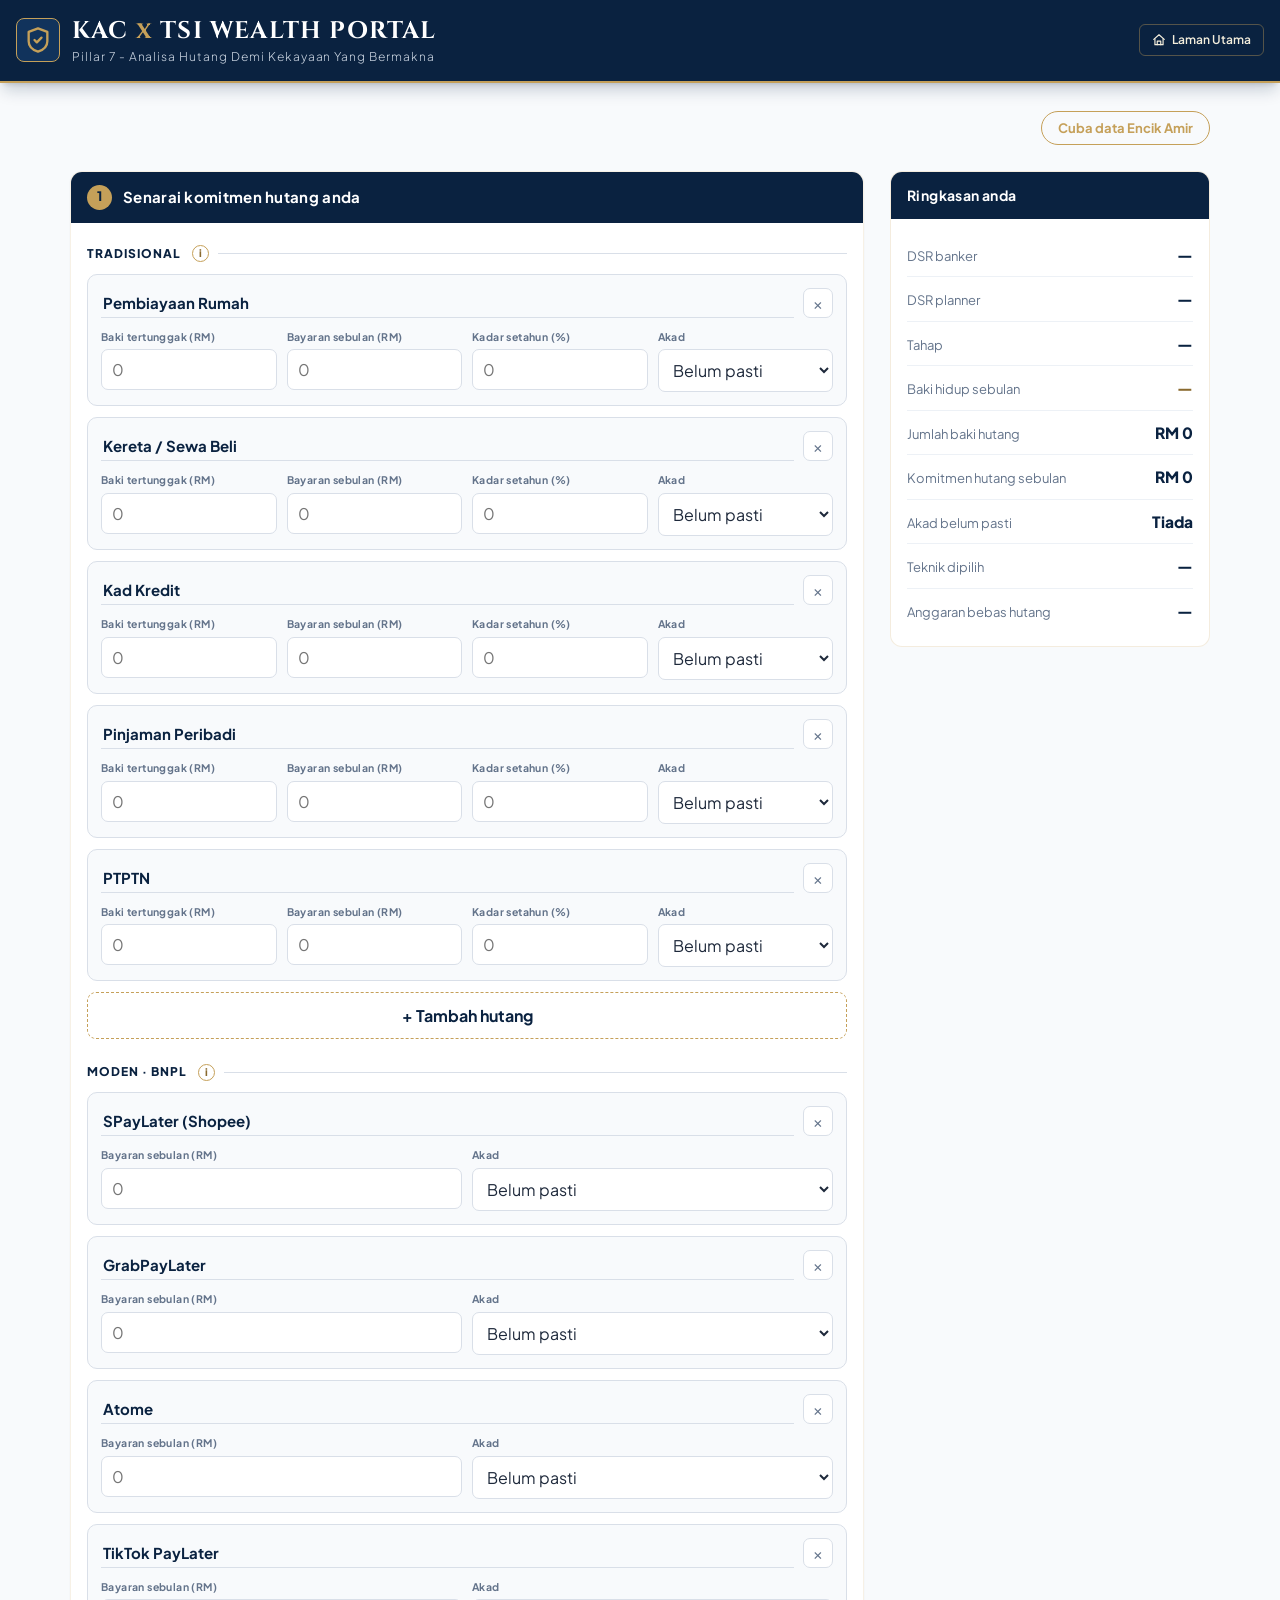
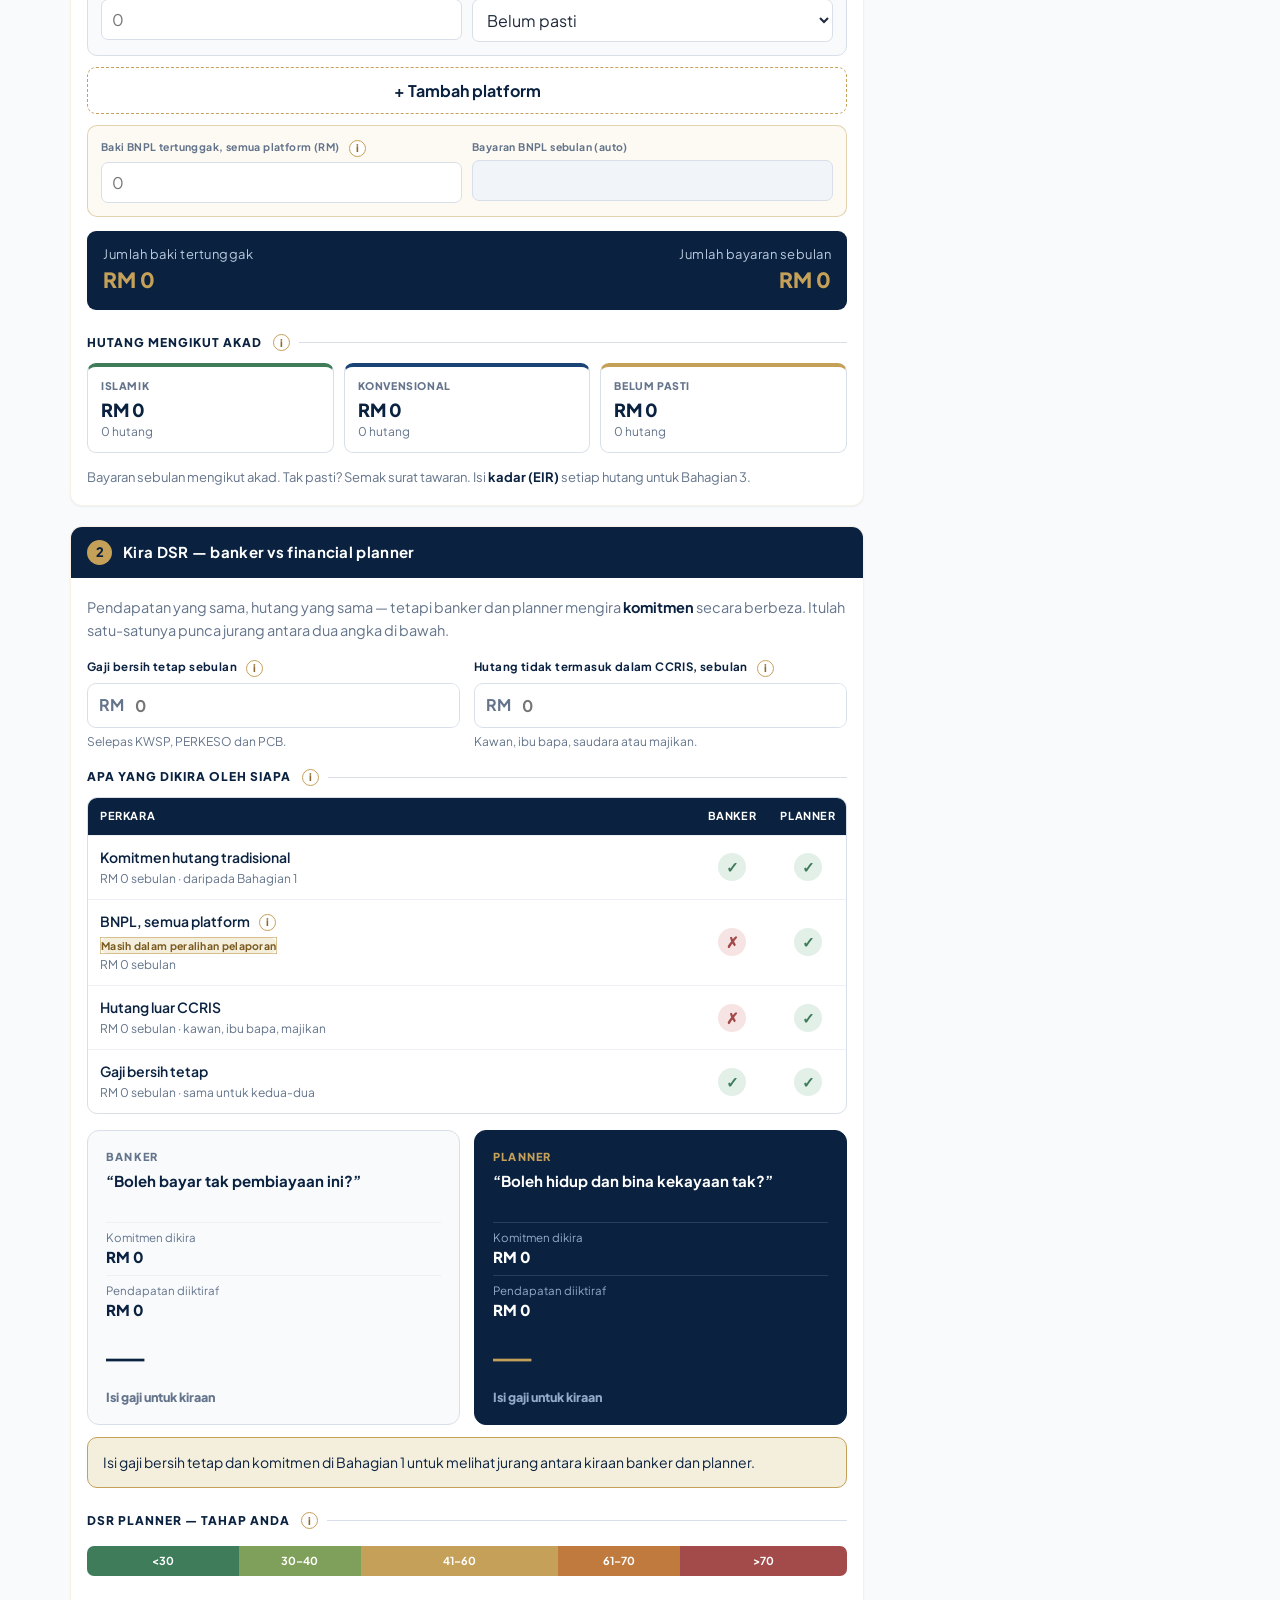
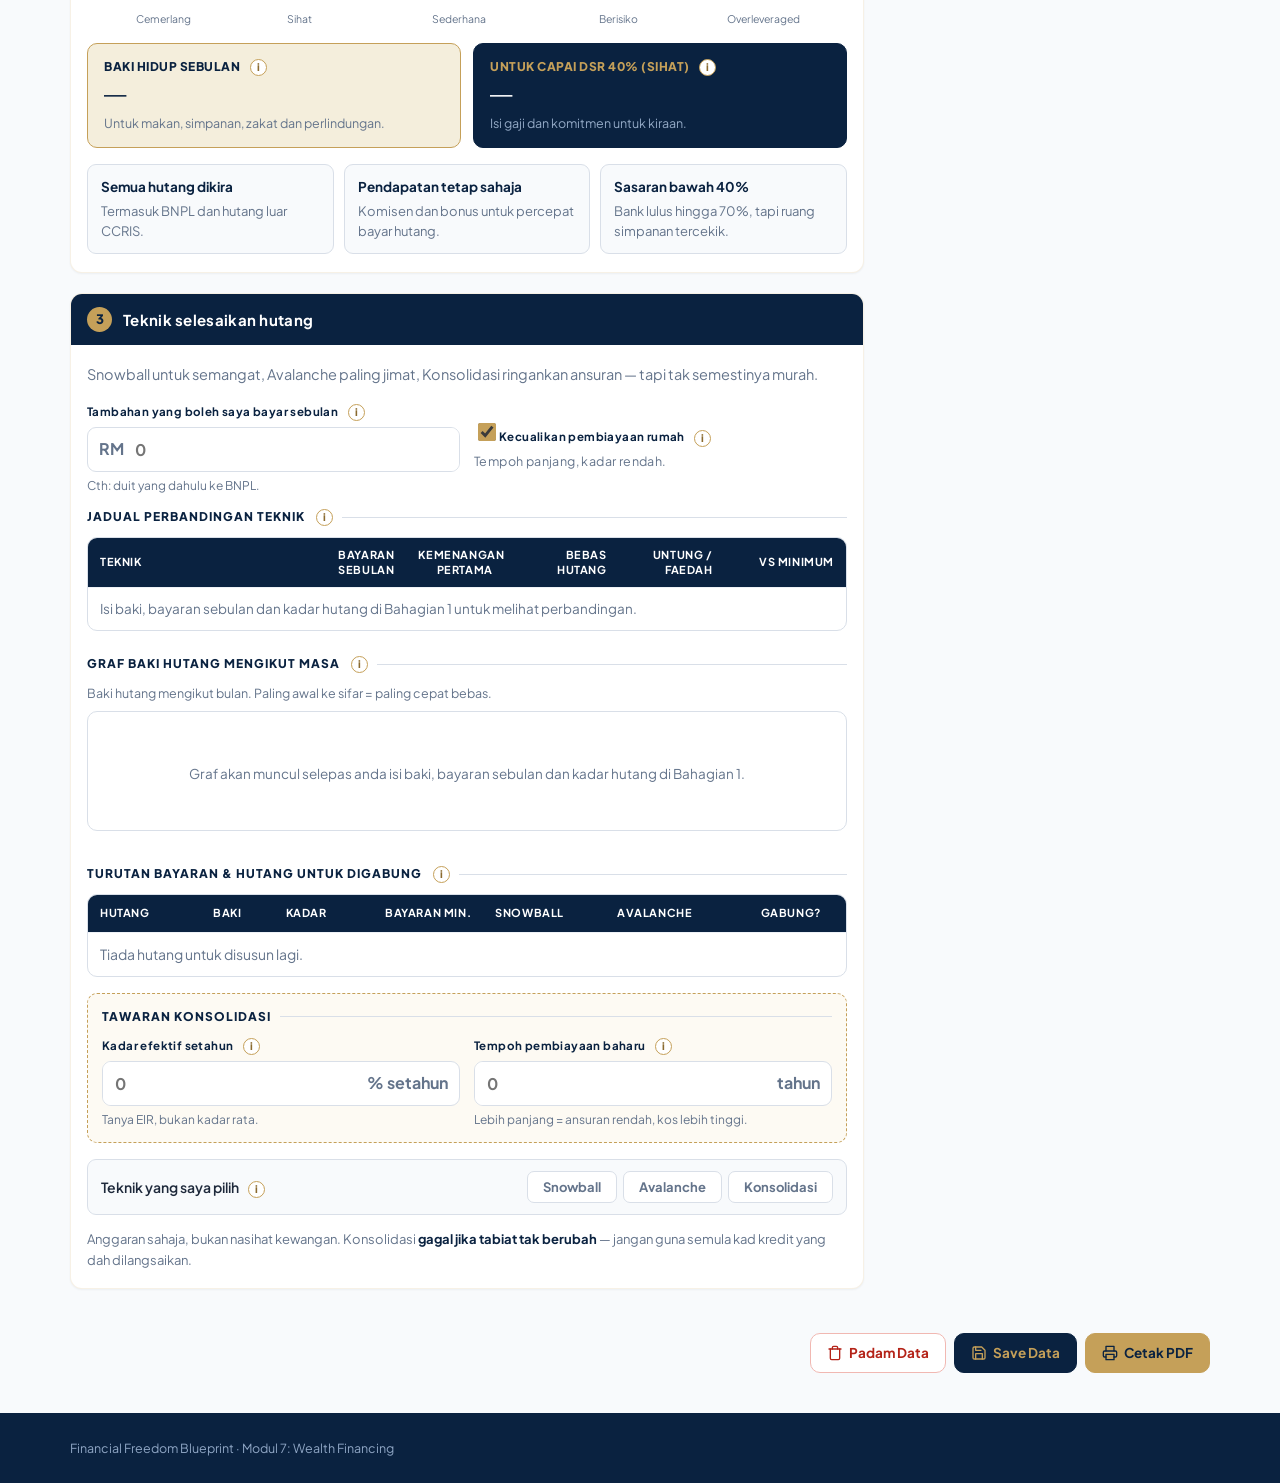
<file: Module/wealth-financing.html>
<!DOCTYPE html>
<html lang="ms">
<head>
<meta charset="UTF-8">
<meta name="viewport" content="width=device-width, initial-scale=1.0">
<title>Wealth Financing &mdash; e-Workbook Interaktif</title>
<meta name="description" content="e-Workbook Modul 7 Financial Freedom Blueprint: bandingkan DSR banker dan planner, dan bandingkan teknik Snowball, Avalanche dan Konsolidasi.">
<link rel="preconnect" href="https://fonts.googleapis.com">
<link rel="preconnect" href="https://fonts.gstatic.com" crossorigin>
<link href="https://fonts.googleapis.com/css2?family=Cinzel:wght@500;700;800&family=Plus+Jakarta+Sans:wght@300;400;500;600;700;800&display=swap" rel="stylesheet">
<style>
/* =========================================================
   KAC x TSI Wealth Portal — theme tokens
   ========================================================= */
:root{
  --color-pantone-blue-dark:#0A2240;
  --color-pantone-blue-medium:#11335C;
  --color-pantone-blue-light:#1A4475;
  --color-gold-primary:#C5A059;
  --color-gold-hover:#D4AF37;
  --color-gold-light:#F4EEDC;
  --color-gold-glow:rgba(197,160,89,.2);
  --color-white:#FFFFFF;
  --color-offwhite:#F8FAFC;
  --color-gray-dark:#1E293B;
  --color-gray-muted:#64748B;
  --font-display:'Cinzel',serif;
  --font-body:'Plus Jakarta Sans',sans-serif;
  /* derived */
  --rule:#D9DFE8; --rule-soft:#EDF1F6;
  --tier-1:#3E7C5A; --tier-2:#7FA05A; --tier-3:#C5A059; --tier-4:#C07A3E; --tier-5:#A34A4A;
  --shell:1180px;
}
*{box-sizing:border-box}
html{-webkit-text-size-adjust:100%}
body{margin:0;font-family:var(--font-body);background:var(--color-offwhite);color:var(--color-gray-dark);font-size:16px;line-height:1.5;padding-bottom:96px}
button,input,select,textarea{font-family:inherit;font-size:inherit;color:inherit}
:focus-visible{outline:3px solid var(--color-gold-hover);outline-offset:2px;border-radius:3px}
::-webkit-scrollbar{width:8px;height:8px}
::-webkit-scrollbar-track{background:var(--color-pantone-blue-dark)}
::-webkit-scrollbar-thumb{background:var(--color-gold-primary);border-radius:4px}
.brand-title{font-family:var(--font-display)}

/* ---------- portal header (aligned with Wealth Creation) ---------- */
.portal-header{position:sticky;top:0;z-index:50;background:var(--color-pantone-blue-dark);color:#fff;border-bottom:2px solid var(--color-gold-primary);box-shadow:0 10px 15px -3px rgba(10,34,64,.2),0 4px 6px -4px rgba(10,34,64,.2)}
.portal-header-inner{max-width:1280px;margin:0 auto;padding:16px;display:flex;align-items:center;justify-content:space-between;gap:12px}
.portal-brand{display:flex;align-items:center;gap:12px;min-width:0}
.portal-icon{width:44px;height:44px;flex:0 0 44px;display:grid;place-items:center;background:var(--color-pantone-blue-medium);border:1px solid var(--color-gold-primary);border-radius:8px;color:var(--color-gold-primary)}
.portal-title{margin:0;color:#fff;font-family:var(--font-display);font-size:24px;line-height:1.25;font-weight:700;letter-spacing:.05em}
.portal-title span{color:var(--color-gold-primary)}
.portal-subtitle{margin:3px 0 0;color:#CBD5E1;font-size:12px;line-height:1.3;font-weight:300;letter-spacing:.08em}
.portal-home{display:inline-flex;align-items:center;gap:6px;padding:6px 12px;border:1px solid rgba(197,160,89,.4);border-radius:6px;color:var(--color-gold-light);font-size:12px;font-weight:600;text-decoration:none;transition:background-color .2s ease;white-space:nowrap}
.portal-home:hover{background:var(--color-pantone-blue-light)}
.below-header-actions{max-width:var(--shell);margin:0 auto;padding:12px 20px 0;display:flex;justify-content:flex-end}
@media(max-width:640px){.portal-header-inner{flex-direction:column}.portal-title{font-size:19px}.portal-subtitle{font-size:11px}.below-header-actions{padding-top:10px}}

/* ---------- masthead ---------- */
.masthead{background:var(--color-pantone-blue-dark);color:#fff;padding:26px 0 30px;border-bottom:4px solid var(--color-gold-primary)}
.shell{max-width:var(--shell);margin:0 auto;padding:0 20px}
.mast-kicker{font-size:11px;letter-spacing:2px;font-weight:700;color:#8FA6C4;margin:0 0 10px}
.mast-row{display:flex;align-items:baseline;gap:14px;flex-wrap:wrap}
.mast-title{font-family:var(--font-display);font-size:30px;font-weight:700;margin:0;line-height:1.15}
.badge{display:inline-block;background:var(--color-gold-primary);color:var(--color-pantone-blue-dark);font-size:12px;font-weight:800;letter-spacing:1px;padding:4px 13px;border-radius:20px}
.mast-sub{margin:12px 0 0;color:#B9C9DE;font-size:15px;max-width:64ch}
.idbar{display:flex;gap:12px;flex-wrap:wrap;margin-top:22px}
.demo{margin-top:16px;background:transparent;border:1.5px solid var(--color-gold-primary);color:var(--color-gold-primary);border-radius:20px;padding:8px 16px;font-size:13px;font-weight:700;cursor:pointer}
.demo:hover{background:rgba(197,160,89,.14)}
.idbar label{flex:1 1 190px;display:block}
.idbar span{display:block;font-size:11px;letter-spacing:.6px;font-weight:700;color:#8FA6C4;margin-bottom:6px}
.idbar input{width:100%;background:rgba(255,255,255,.06);border:1px solid rgba(197,160,89,.35);border-radius:7px;padding:11px 13px;color:#fff}
.idbar input::placeholder{color:#7089A8}

/* ---------- layout ---------- */
.main{max-width:var(--shell);margin:0 auto;padding:26px 20px 40px}
.cols{display:grid;grid-template-columns:minmax(0,1fr);gap:26px}
.cols > *{min-width:0}
@media (min-width:1000px){.cols{grid-template-columns:minmax(0,1fr) 320px;align-items:start}body{padding-bottom:0}}

/* ---------- sections ---------- */
.sec{background:#fff;border:1px solid rgba(197,160,89,.15);border-radius:12px;overflow:hidden;margin-bottom:20px;box-shadow:0 1px 2px rgba(10,34,64,.05)}
.sec-head{display:flex;align-items:center;gap:11px;background:var(--color-pantone-blue-dark);color:#fff;padding:13px 16px}
.sec-n{flex:0 0 auto;width:25px;height:25px;border-radius:50%;background:var(--color-gold-primary);color:var(--color-pantone-blue-dark);font-size:13px;font-weight:800;display:grid;place-items:center}
.sec-t{font-size:15px;font-weight:700;letter-spacing:.3px}
.sec-body{padding:18px 16px}
.lead{margin:0 0 16px;font-size:14.5px;color:var(--color-gray-muted);line-height:1.6}
.hint{font-size:13px;color:var(--color-gray-muted);line-height:1.55;margin:14px 0 0}
.hint b{color:var(--color-pantone-blue-dark)}
.subh{font-size:12px;letter-spacing:1px;font-weight:800;color:var(--color-pantone-blue-dark);margin:4px 0 11px;display:flex;align-items:center;gap:9px}
.subh::after{content:"";flex:1;height:1px;background:var(--rule)}
.subh.gap{margin-top:24px}

/* ---------- debt rows ---------- */
.drow{border:1px solid var(--rule);border-radius:10px;padding:13px;margin-bottom:11px;background:var(--color-offwhite)}
.drow.is-bnpl{background:#FDFAF3;border-color:rgba(197,160,89,.45)}
.drow-top{display:flex;align-items:center;gap:9px;margin-bottom:11px}
.drow-top input.nama{flex:1 1 auto;min-width:0;border:none;background:transparent;border-bottom:1.5px solid var(--rule);padding:5px 2px;font-weight:700;color:var(--color-pantone-blue-dark);font-size:15px}
.xbtn{flex:0 0 auto;width:30px;height:30px;border-radius:7px;cursor:pointer;border:1px solid var(--rule);background:#fff;color:var(--color-gray-muted);display:grid;place-items:center;line-height:1}
.xbtn:hover{border-color:var(--tier-5);color:var(--tier-5)}
.fgrid{display:grid;grid-template-columns:1fr 1fr;gap:10px}
@media (min-width:620px){.fgrid{grid-template-columns:repeat(4,1fr)}}
.fgrid.two{grid-template-columns:1fr 1fr}
.f select{width:100%;border:1px solid var(--rule);border-radius:7px;padding:9px 10px;background:#fff}
.xrow{display:grid;grid-template-columns:minmax(0,1fr) 130px 30px;gap:9px;align-items:center;margin-bottom:9px}
.xrow input{width:100%;border:1px solid var(--rule);border-radius:7px;padding:10px 11px;background:#fff}
.xrow input.amt{text-align:right;font-weight:700}
.akadstat{display:grid;grid-template-columns:repeat(3,1fr);gap:10px}
.akadstat > div{border-radius:9px;padding:11px 13px;border:1px solid var(--rule);border-top-width:4px}
.akadstat .ai{border-top-color:var(--tier-1)} .akadstat .ak{border-top-color:var(--color-pantone-blue-light)} .akadstat .ab{border-top-color:var(--color-gold-primary)}
.akadstat .k{font-size:10.5px;letter-spacing:.6px;font-weight:800;color:var(--color-gray-muted)}
.akadstat .v{font-size:18px;font-weight:800;color:var(--color-pantone-blue-dark);margin-top:2px}
.akadstat .n{font-size:12px;color:var(--color-gray-muted)}
@media (max-width:480px){.akadstat .v{font-size:15px}}
.f label{display:block;font-size:10.5px;letter-spacing:.4px;font-weight:700;color:var(--color-gray-muted);margin-bottom:5px}
.f input{width:100%;border:1px solid var(--rule);border-radius:7px;padding:9px 10px;background:#fff}
.f input[readonly]{background:#F1F4F8;color:var(--color-gray-muted)}
.addbtn{width:100%;padding:12px;border-radius:9px;cursor:pointer;border:1.5px dashed var(--color-gold-primary);background:#fff;color:var(--color-pantone-blue-dark);font-weight:700}
.addbtn:hover{background:var(--color-gold-light)}
.totrow{display:flex;justify-content:space-between;align-items:center;gap:12px;background:var(--color-pantone-blue-dark);color:#fff;border-radius:9px;padding:14px 16px;margin-top:14px;flex-wrap:wrap}
.totrow .lbl{font-size:13px;letter-spacing:.5px;color:#B9C9DE}
.totrow .val{font-size:21px;font-weight:800;color:var(--color-gold-primary)}

/* ---------- sort ---------- */
.sortrow{display:flex;align-items:center;gap:10px;padding:11px 0;border-bottom:1px solid var(--rule-soft);flex-wrap:wrap}
.sortrow:last-child{border-bottom:none}
.sortrow .nm{flex:1 1 150px;min-width:0;font-size:14.5px;font-weight:600}
.sortrow .amt{font-size:12.5px;color:var(--color-gray-muted);font-weight:500}
.seg{display:flex;gap:6px;flex:0 0 auto;flex-wrap:wrap}
.seg button{cursor:pointer;border:1.5px solid var(--rule);background:#fff;border-radius:7px;padding:7px 15px;font-size:13px;font-weight:700;color:var(--color-gray-muted)}
.seg button[aria-pressed="true"].baik{background:var(--tier-1);border-color:var(--tier-1);color:#fff}
.seg button[aria-pressed="true"].jahat{background:var(--tier-5);border-color:var(--tier-5);color:#fff}
.seg button.pick[aria-pressed="true"]{background:var(--color-pantone-blue-dark);border-color:var(--color-pantone-blue-dark);color:#fff}

/* ---------- form rows ---------- */
.frow{display:grid;grid-template-columns:1fr;gap:14px;margin-bottom:14px}
@media (min-width:620px){.frow{grid-template-columns:1fr 1fr}}
.fld label{display:block;font-size:11.5px;letter-spacing:.4px;font-weight:700;color:var(--color-pantone-blue-dark);margin-bottom:6px}
.fld .money{display:flex;align-items:center;border:1.5px solid var(--rule);border-radius:9px;overflow:hidden;background:#fff}
.fld .money span{padding:0 11px;color:var(--color-gray-muted);font-weight:700;white-space:nowrap}
.fld .money input{flex:1;min-width:0;border:none;padding:11px 11px 11px 0;font-size:16px;font-weight:700}
.fld input.plain,.fld textarea{width:100%;border:1.5px solid var(--rule);border-radius:9px;padding:11px;background:#fff}
.fld textarea{min-height:90px;resize:vertical;line-height:1.6}
.fld small{display:block;font-size:12px;color:var(--color-gray-muted);margin-top:5px;line-height:1.45}
.toggle{display:flex;gap:10px;align-items:flex-start;font-size:14px;font-weight:600;cursor:pointer;line-height:1.5}
.toggle input{width:18px;height:18px;margin-top:2px;accent-color:var(--color-gold-primary);flex:0 0 auto}
.toggle small{display:block;color:var(--color-gray-muted);font-size:12.5px;font-weight:400}

/* ---------- tables ---------- */
.swipe{display:none;font-size:12px;color:var(--color-gray-muted);margin:0 0 7px;text-align:right}
@media (max-width:760px){.swipe{display:block}}
.tscroll{overflow-x:auto;-webkit-overflow-scrolling:touch;border:1px solid var(--rule);border-radius:10px}
table.t{width:100%;border-collapse:collapse;font-size:14px}
table.t th{background:var(--color-pantone-blue-dark);color:#fff;font-size:11px;letter-spacing:.6px;font-weight:700;text-align:left;padding:10px 12px;white-space:nowrap}
table.t td{padding:11px 12px;border-top:1px solid var(--rule-soft);vertical-align:top}
table.t td.r,table.t th.r{text-align:right;white-space:nowrap}
table.t td.c,table.t th.c{text-align:center}
table.t tr.sub td{background:var(--color-offwhite)}
table.t tr.total td{background:var(--color-pantone-blue-dark);color:#fff;font-weight:800}
table.t tr.total td.r{color:var(--color-gold-primary);font-size:16px}
table.t tr.result td{background:var(--color-gold-light);font-weight:800;color:var(--color-pantone-blue-dark)}
table.t tr.result td.r{font-family:var(--font-display);font-size:24px}
table.t .step{display:inline-grid;place-items:center;width:22px;height:22px;border-radius:50%;background:var(--color-gold-primary);color:var(--color-pantone-blue-dark);font-size:11px;font-weight:800;margin-right:8px}
table.t .note{display:block;font-size:12px;color:var(--color-gray-muted);font-weight:400;margin-top:2px}
table.t tr.total .note{color:#94AAC6}

table.cmp{min-width:680px;table-layout:fixed}
table.t.cmp th,table.t.cmp th.r,table.t.cmp td.r{white-space:normal;line-height:1.3}
table.cmp th:nth-child(1){width:27%} table.cmp th:nth-child(2){width:15%} table.cmp th:nth-child(3){width:13%}
table.cmp th:nth-child(4){width:15%} table.cmp th:nth-child(5){width:14%} table.cmp th:nth-child(6){width:16%}
table.cmp td{font-size:13.5px}
table.cmp td.m b{display:block;color:var(--color-pantone-blue-dark);font-size:14.5px}
table.cmp td.m span{display:block;font-size:12px;color:var(--color-gray-muted);margin-top:2px;line-height:1.45}
table.cmp tr.best td{background:#FBF7EC}
table.cmp tr.best td.m b::after{content:"PALING JIMAT";display:table;margin:5px 0 2px;font-size:9.5px;letter-spacing:.8px;background:var(--color-gold-primary);color:var(--color-pantone-blue-dark);padding:3px 8px;line-height:1.4;border-radius:9px}
table.cmp tr.chosen td:first-child{box-shadow:inset 4px 0 0 var(--color-pantone-blue-dark)}
table.cmp .big{font-weight:800;color:var(--color-pantone-blue-dark)}
.pos{color:var(--tier-1);font-weight:700}
.neg{color:var(--tier-5);font-weight:700}
.muted{color:var(--color-gray-muted)}

table.ord{min-width:640px}
table.ord td{white-space:nowrap}
table.ord .badge-o{display:inline-grid;place-items:center;width:22px;height:22px;border-radius:50%;background:var(--color-pantone-blue-light);color:#fff;font-size:11px;font-weight:800;margin-right:6px}
table.ord input[type=checkbox]{width:18px;height:18px;accent-color:var(--color-gold-primary)}

/* ---------- banker vs planner ---------- */
.whotbl{border:1px solid var(--rule);border-radius:10px;overflow:hidden}
table.who{table-layout:fixed}
table.who th:nth-child(1){width:auto}
table.who th:nth-child(2),table.who th:nth-child(3){width:76px;text-align:center;padding-left:4px;padding-right:4px}
table.who td{font-size:14px;font-weight:600;color:var(--color-pantone-blue-dark)}
table.who td.c{vertical-align:middle}
table.who .yes,table.who .no{display:inline-grid;place-items:center;width:28px;height:28px;border-radius:50%;font-size:15px;font-weight:800}
table.who .yes{background:#E3F0E8;color:var(--tier-1)}
table.who .no{background:#F6E4E4;color:var(--tier-5)}
table.who .chip{display:table;margin:5px 0 1px;font-size:10.5px;font-weight:700;letter-spacing:.3px;background:var(--color-gold-light);color:#7A5A1F;border:1px solid rgba(197,160,89,.6);border-radius:10px;padding:2px 8px}
@media (max-width:420px){table.who td,table.who th{padding-left:9px;padding-right:9px}table.who th:nth-child(2),table.who th:nth-child(3){width:64px}table.who td{font-size:13px}}

.vs{display:grid;grid-template-columns:1fr 1fr;gap:10px;margin-top:16px}
.vs-card{border-radius:12px;padding:14px;min-width:0;display:flex;flex-direction:column}
.vs-card.bk{background:var(--color-offwhite);border:1.5px solid var(--rule)}
.vs-card.pl{background:var(--color-pantone-blue-dark);border:1.5px solid var(--color-pantone-blue-dark);color:#E4EBF3}
.vs-who{font-size:11px;font-weight:800;letter-spacing:1.2px;color:var(--color-gray-muted)}
.vs-card.pl .vs-who{color:var(--color-gold-primary)}
.vs-q{font-size:13.5px;font-weight:700;line-height:1.4;color:var(--color-pantone-blue-dark);margin:4px 0 10px;min-height:2.8em}
.vs-card.pl .vs-q{color:#fff}
.vs-row{display:flex;flex-direction:column;padding:6px 0;border-top:1px solid var(--rule-soft)}
.vs-card.pl .vs-row{border-top-color:rgba(255,255,255,.12)}
.vs-row span{font-size:11.5px;color:var(--color-gray-muted)}
.vs-card.pl .vs-row span{color:#94AAC6}
.vs-row b{font-size:15px;font-weight:800;color:var(--color-pantone-blue-dark)}
.vs-card.pl .vs-row b{color:#fff}
.vs-dsr{font-family:var(--font-display);font-size:40px;font-weight:800;line-height:1.05;margin-top:8px;color:var(--color-pantone-blue-dark)}
.vs-card.pl .vs-dsr{color:var(--color-gold-primary)}
.vs-tier{font-size:12.5px;font-weight:800;margin-top:2px;color:var(--color-gray-muted)}
@media (min-width:620px){.vs{gap:14px}.vs-card{padding:18px}.vs-q{font-size:15px}.vs-dsr{font-size:48px}}
.gapbox{margin-top:12px;border-radius:10px;padding:13px 15px;background:var(--color-gold-light);border:1px solid var(--color-gold-primary);font-size:14px;line-height:1.6;color:var(--color-pantone-blue-dark)}
.gapbox b{font-weight:800}
.gapbox .gp{display:block;margin-top:6px;font-size:13px;color:#5B4A2A}

/* ---------- DSR result ---------- */
.gauge{margin-top:16px}
.gauge-bar{display:flex;height:30px;border-radius:7px;overflow:hidden}
.gauge-bar i{display:grid;place-items:center;height:100%;font-style:normal;font-size:11px;font-weight:700;color:#fff}
.gauge-track{position:relative;height:32px;margin-top:3px}
.needle{position:absolute;top:0;transform:translateX(-50%);transition:left .35s cubic-bezier(.16,1,.3,1);display:flex;flex-direction:column;align-items:center}
.needle .tip{width:0;height:0;border-left:7px solid transparent;border-right:7px solid transparent;border-bottom:9px solid var(--color-pantone-blue-dark)}
.needle .cap{background:var(--color-pantone-blue-dark);color:#fff;font-size:11px;font-weight:800;padding:2px 8px;border-radius:11px;white-space:nowrap}
.needle.hidden{display:none}
.gauge-scale{display:flex}
.gauge-scale span{font-size:10.5px;color:var(--color-gray-muted);text-align:center}
.kpis{display:grid;grid-template-columns:1fr;gap:12px;margin-top:16px}
@media (min-width:620px){.kpis{grid-template-columns:1fr 1fr}}
.kpi{border-radius:10px;padding:14px 16px;border:1.5px solid var(--color-gold-primary);background:var(--color-gold-light)}
.kpi.navy{background:var(--color-pantone-blue-dark);border-color:var(--color-pantone-blue-dark);color:#E4EBF3}
.kpi .k{font-size:12px;font-weight:800;letter-spacing:.5px;color:var(--color-pantone-blue-dark)}
.kpi.navy .k{color:var(--color-gold-primary)}
.kpi .v{font-family:var(--font-display);font-size:28px;font-weight:800;color:var(--color-pantone-blue-dark);line-height:1.2;margin-top:3px}
.kpi.navy .v{color:#fff}
.kpi .s{font-size:12.5px;color:var(--color-gray-muted);margin-top:2px;line-height:1.5}
.kpi.navy .s{color:#94AAC6}
.why{display:grid;grid-template-columns:1fr;gap:10px;margin-top:16px}
@media (min-width:720px){.why{grid-template-columns:repeat(3,1fr)}}
.why div{background:var(--color-offwhite);border:1px solid var(--rule);border-radius:9px;padding:12px 13px;font-size:13px;line-height:1.55;color:var(--color-gray-muted)}
.why b{display:block;color:var(--color-pantone-blue-dark);font-size:13.5px;margin-bottom:3px}

/* ---------- techniques ---------- */
.qgrid{display:grid;grid-template-columns:1fr;gap:10px;margin-bottom:14px}
.qline{display:flex;justify-content:space-between;align-items:center;gap:12px;flex-wrap:wrap;border:1px solid var(--rule);border-radius:9px;padding:11px 13px;background:var(--color-offwhite)}
.qline > span{font-size:14px;font-weight:600;flex:1 1 220px}
.reco{border-radius:10px;padding:15px 17px;background:var(--color-pantone-blue-dark);color:#E4EBF3;font-size:14px;line-height:1.6;margin-bottom:14px}
.reco .t{font-size:11px;letter-spacing:1px;font-weight:800;color:var(--color-gold-primary)}
.reco .m{font-family:var(--font-display);font-size:22px;font-weight:800;color:#fff;margin:3px 0 5px}
.konsol{border:1px dashed var(--color-gold-primary);border-radius:10px;padding:14px;background:#FDFAF3;margin-top:16px}
.konsol .frow{margin-bottom:0}
.chart{position:relative;border:1px solid var(--rule);border-radius:10px;padding:12px 6px 6px;background:#fff}
.chart svg{display:block;width:100%;touch-action:pan-y}
.chart-empty{padding:40px 16px;text-align:center;font-size:13.5px;color:var(--color-gray-muted)}
.chart .tip{position:absolute;top:10px;pointer-events:none;background:var(--color-pantone-blue-dark);color:#fff;border-radius:8px;padding:9px 11px;font-size:12px;line-height:1.55;display:none;white-space:nowrap;box-shadow:0 6px 18px rgba(10,34,64,.25);z-index:3}
.chart .tip b{color:var(--color-gold-primary);display:block;margin-bottom:2px}
.chart .tip i{display:inline-block;width:10px;height:10px;border-radius:2px;margin-right:6px;vertical-align:-1px}
.legend{display:flex;flex-wrap:wrap;gap:8px 18px;margin-top:10px;font-size:13px;color:var(--color-gray-dark)}
.legend span{white-space:nowrap}
.legend i{display:inline-block;width:20px;height:0;border-top:3px solid;margin-right:7px;vertical-align:middle}
.legend i.dash{border-top-style:dashed}
.legend em{font-style:normal;color:var(--color-gray-muted);margin-left:4px}
.chart-cap{font-size:12.5px;color:var(--color-gray-muted);margin:0 0 8px}
.info{display:inline-grid;place-items:center;width:17px;height:17px;border-radius:50%;border:1.5px solid var(--color-gold-primary);background:#fff;color:#8A6A2F;font-size:10.5px;font-weight:800;font-style:normal;cursor:pointer;padding:0;line-height:1;margin-left:7px;vertical-align:middle;flex:0 0 auto}
.info:hover,.info[aria-expanded="true"]{background:var(--color-gold-primary);color:var(--color-pantone-blue-dark)}
.subh .info{margin-left:2px}
#infopop{position:absolute;z-index:60;max-width:290px;background:var(--color-pantone-blue-dark);color:#E4EBF3;border-radius:9px;padding:11px 13px;font-size:13px;line-height:1.6;box-shadow:0 10px 26px rgba(10,34,64,.28);display:none}
#infopop .t{color:var(--color-gold-primary);font-weight:800;display:block;margin-bottom:4px}
#infopop b{color:#fff;font-weight:700}
.warn{margin-top:12px;background:#FFF6E8;border:1px solid #EBC98A;border-radius:9px;padding:11px 13px;font-size:13px;color:#7A5418;line-height:1.55;display:none}
.warn.on{display:block}
.band{margin-top:14px;border-radius:10px;padding:14px 16px;background:var(--color-gold-light);border:1px solid var(--color-gold-primary);font-size:14px;color:var(--color-pantone-blue-dark);line-height:1.6;display:none}
.band.on{display:block}

/* ---------- plan ---------- */
.amir{display:flex;gap:14px;align-items:center;flex-wrap:wrap;border:1px dashed var(--color-gold-primary);border-radius:10px;padding:14px 16px;background:#FDFAF3;margin-bottom:18px}
.amir p{flex:1 1 260px;margin:0;font-size:14px;line-height:1.6}
.amir b{color:var(--color-pantone-blue-dark)}
.reflist{display:grid;grid-template-columns:1fr;gap:12px;margin-top:20px;padding-top:18px;border-top:1px solid var(--rule)}
@media (min-width:720px){.reflist{grid-template-columns:1fr 1fr}}
.reflist div{font-size:13.5px;line-height:1.6}
.reflist b{color:var(--color-pantone-blue-dark);display:block}

/* ---------- aside ---------- */
.aside .panel{background:#fff;border:1px solid rgba(197,160,89,.2);border-radius:12px;overflow:hidden;margin-bottom:18px}
@media (min-width:1000px){.aside{position:sticky;top:20px}}
.panel-h{background:var(--color-pantone-blue-dark);color:#fff;padding:13px 16px;font-size:14px;font-weight:700;letter-spacing:.4px}
.panel-b{padding:14px 16px}
.stat{display:flex;justify-content:space-between;align-items:baseline;gap:12px;padding:10px 0;border-bottom:1px solid var(--rule-soft)}
.stat:last-child{border-bottom:none}
.stat .k{font-size:13px;color:var(--color-gray-muted)}
.stat .v{font-size:15.5px;font-weight:800;color:var(--color-pantone-blue-dark);text-align:right}
.stat .v.gold{color:#8A6A2F}.stat .v.bad{color:var(--tier-5)}
.actions{display:grid;gap:10px}
.btn{display:flex;align-items:center;justify-content:center;gap:9px;padding:13px 16px;border-radius:9px;cursor:pointer;font-weight:700;font-size:14.5px;border:1.5px solid transparent;text-align:center;transition:background .2s,border-color .2s}
.btn-gold{background:var(--color-gold-primary);color:var(--color-pantone-blue-dark)}
.btn-gold:hover{background:var(--color-gold-hover)}
.btn-navy{background:var(--color-pantone-blue-dark);color:#fff}
.btn-navy:hover{background:var(--color-pantone-blue-medium)}
.btn-ghost{background:#fff;border-color:var(--rule);color:var(--color-pantone-blue-dark)}
.btn-ghost:hover{border-color:var(--color-gold-primary)}
.savenote{font-size:12px;color:var(--color-gray-muted);text-align:center;margin:11px 0 0;min-height:18px}

/* ---------- pinned mobile meter ---------- */
.pinned{position:fixed;left:0;right:0;bottom:0;z-index:40;background:var(--color-pantone-blue-dark);color:#fff;border-top:3px solid var(--color-gold-primary);padding:10px 18px calc(10px + env(safe-area-inset-bottom));display:flex;align-items:center;gap:16px}
@media (min-width:1000px){.pinned{display:none}}
.pinned .k{font-size:10px;letter-spacing:1px;color:#8FA6C4;font-weight:700}
.pinned .v{font-family:var(--font-display);font-size:23px;font-weight:800;line-height:1.1}
.pinned .sep{width:1px;align-self:stretch;background:rgba(197,160,89,.35)}
.pinned .tl{font-size:12px;font-weight:700;margin-top:2px}

.foot{background:var(--color-pantone-blue-dark);color:#8FA6C4;padding:26px 0;font-size:12.5px}
.foot .shell{display:flex;justify-content:space-between;gap:14px;flex-wrap:wrap}

@media (prefers-reduced-motion:reduce){*{transition:none!important;animation:none!important}}

/* ---------- print ---------- */
@media print{
  @page{size:A4;margin:12mm 10mm}
  body{background:#fff;padding:0;font-size:10px;line-height:1.4}
  .pinned,.actions,.addbtn,.xbtn,.no-print,.foot,.amir,.hint,.gauge-scale{display:none!important}
  .main{max-width:none;padding:10px 0 0}
  .shell{max-width:none;padding:0 12px}
  .cols{display:block}
  .aside{position:static;margin-top:12px}
  .sec{break-inside:auto;box-shadow:none;margin-bottom:10px;border-radius:6px}
  .sec-head{break-after:avoid;padding:6px 10px}
  .sec-n{width:17px;height:17px;font-size:10px}
  .sec-t{font-size:12px}
  .sec-body{padding:9px 10px}
  .drow,.panel,.sortrow,.kpi,.reco,.totrow,.qline,.konsol,tr{break-inside:avoid}
  .masthead{padding:10px 0 12px;border-bottom-width:3px}
  .mast-title{font-size:19px}.mast-sub{font-size:10px;margin-top:6px}.mast-kicker{font-size:9px;margin-bottom:5px}
  .drow{padding:7px;margin-bottom:6px}.drow-top{margin-bottom:6px}
  .f label{font-size:8px;margin-bottom:2px}.f input{padding:4px 6px}
  .tscroll{overflow:visible;border:none}
  table.cmp,table.ord{min-width:0}
  table.t{font-size:9.5px}
  table.t th{font-size:8px;padding:5px 6px}
  table.t td{padding:5px 6px}
  table.t tr.result td.r{font-size:15px}
  .kpi .v{font-size:18px}
  .reco,.kpi.navy{background:#fff!important;color:var(--color-gray-dark)!important;border:1px solid var(--rule)}
  .reco .m,.kpi.navy .v,.kpi.navy .k{color:var(--color-pantone-blue-dark)!important}
  .vs,.vs-card,.gapbox,table.who tr{break-inside:avoid}
  .vs-card.pl{background:#fff!important;border:2px solid var(--color-pantone-blue-dark)!important}
  .vs-card.pl .vs-q,.vs-card.pl .vs-row b,.vs-card.pl .vs-dsr{color:var(--color-pantone-blue-dark)!important}
  .vs-card.pl .vs-who,.vs-card.pl .vs-row span{color:var(--color-gray-muted)!important}
  .vs-dsr{font-size:28px}
  table.who .yes,table.who .no{-webkit-print-color-adjust:exact;print-color-adjust:exact}
  input,textarea{border-color:#A9B3C1!important}
}
</style>
</head>
<body>

<header class="portal-header">
  <div class="portal-header-inner">
    <div class="portal-brand">
      <div class="portal-icon" aria-hidden="true">
        <svg width="28" height="28" viewBox="0 0 24 24" fill="none" stroke="currentColor" stroke-width="2" stroke-linecap="round" stroke-linejoin="round">
          <path d="M20 13c0 5-3.5 7.5-8 9-4.5-1.5-8-4-8-9V5l8-3 8 3v8Z"></path>
          <path d="m9 12 2 2 4-4"></path>
        </svg>
      </div>
      <div>
        <h1 class="portal-title">KAC <span>x</span> TSI WEALTH PORTAL</h1>
        <p class="portal-subtitle">Pillar 7 - Analisa Hutang Demi Kekayaan Yang Bermakna</p>
      </div>
    </div>
    <a href="/index.html" class="portal-home no-print">
      <svg width="14" height="14" viewBox="0 0 24 24" fill="none" stroke="currentColor" stroke-width="2" stroke-linecap="round" stroke-linejoin="round" aria-hidden="true">
        <path d="m3 11 9-8 9 8"></path>
        <path d="M5 10v10h14V10"></path>
        <path d="M9 20v-6h6v6"></path>
      </svg>
      <span>Laman Utama</span>
    </a>
  </div>
</header>

<div class="below-header-actions no-print">
  <button class="demo" id="btn-amir" type="button">Cuba data Encik Amir</button>
</div>

<div class="main"><div class="cols">
<div>

  <!-- 1 -->
  <section class="sec">
    <div class="sec-head"><span class="sec-n">1</span><span class="sec-t">Senarai komitmen hutang anda</span></div>
    <div class="sec-body">
      <div class="subh">TRADISIONAL <button class="info no-print" type="button" aria-label="Cara isi" aria-expanded="false" data-t="Cara isi hutang" data-b="<b>Baki tertunggak</b> &mdash; jumlah yang masih berbaki, bukan jumlah asal pinjaman. Semak penyata terkini.<br><b>Bayaran sebulan</b> &mdash; ansuran tetap anda. Untuk kad kredit, isi bayaran minimum jika anda hanya bayar minimum.<br><b>Kadar</b> &mdash; kadar efektif setahun dalam surat tawaran.<br><b>Akad</b> &mdash; Islamik atau konvensional; pilih Belum pasti jika tidak tahu.">i</button></div>
      <div id="debtlist"></div>
      <button class="addbtn no-print" id="add-debt" type="button">+ Tambah hutang</button>

      <div class="subh gap">MODEN &middot; BNPL <button class="info no-print" type="button" aria-label="Cara isi" aria-expanded="false" data-t="Cara isi BNPL" data-b="Buka setiap app (SPayLater, GrabPayLater, Atome, TikTok PayLater) dan lihat jumlah ansuran bulan ini. Isi satu baris bagi setiap app yang anda guna, walaupun kecil. Buang baris yang tidak berkaitan.">i</button></div>
      <div id="bnpllist"></div>
      <button class="addbtn no-print" id="add-bnpl" type="button">+ Tambah platform</button>
      <div class="drow is-bnpl" style="margin-top:11px">
        <div class="fgrid two">
          <div class="f"><label>Baki BNPL tertunggak, semua platform (RM) <button class="info no-print" type="button" aria-label="Cara isi" aria-expanded="false" data-t="Baki BNPL" data-b="Campurkan semua baki yang belum dijelaskan dalam setiap app BNPL. Isi <b>0</b> jika anda sudah berhenti guna dan tiada baki.">i</button></label><input type="number" inputmode="decimal" min="0" id="bnpl-baki" placeholder="0"></div>
          <div class="f"><label>Bayaran BNPL sebulan (auto)</label><input type="text" id="bnpl-bulanan" readonly></div>
        </div>
      </div>

      <div class="totrow">
        <div><div class="lbl">Jumlah baki tertunggak</div><div class="val" id="tot-baki">RM 0</div></div>
        <div style="text-align:right"><div class="lbl">Jumlah bayaran sebulan</div><div class="val" id="tot-bulanan">RM 0</div></div>
      </div>
      <div class="subh gap">HUTANG MENGIKUT AKAD <button class="info no-print" type="button" aria-label="Cara isi" aria-expanded="false" data-t="Bacaan ini" data-b="Jumlah bayaran sebulan dikumpul mengikut akad. Ia dikira automatik daripada ruangan <b>Akad</b> di atas &mdash; anda tidak perlu isi apa-apa di sini.">i</button></div>
      <div class="akadstat">
        <div class="ai"><div class="k">ISLAMIK</div><div class="v" id="ak-i">RM 0</div><div class="n" id="ak-in">0 hutang</div></div>
        <div class="ak"><div class="k">KONVENSIONAL</div><div class="v" id="ak-k">RM 0</div><div class="n" id="ak-kn">0 hutang</div></div>
        <div class="ab"><div class="k">BELUM PASTI</div><div class="v" id="ak-b">RM 0</div><div class="n" id="ak-bn">0 hutang</div></div>
      </div>
      <p class="hint">Bayaran sebulan mengikut akad. Tak pasti? Semak surat tawaran. Isi <b>kadar (EIR)</b> setiap hutang untuk Bahagian 3.</p>
    </div>
  </section>


  <!-- 2 -->
  <section class="sec">
    <div class="sec-head"><span class="sec-n">2</span><span class="sec-t">Kira DSR &mdash; banker vs financial planner</span></div>
    <div class="sec-body">
      <p class="lead">Pendapatan yang sama, hutang yang sama &mdash; tetapi banker dan planner mengira <b style="color:var(--color-pantone-blue-dark)">komitmen</b> secara berbeza. Itulah satu-satunya punca jurang antara dua angka di bawah.</p>
      <div class="frow" style="margin-bottom:18px">
        <div class="fld"><label for="f-tetap">Gaji bersih tetap sebulan <button class="info no-print" type="button" aria-label="Cara isi" aria-expanded="false" data-t="Cara isi" data-b="Ambil jumlah yang <b>masuk akaun bank</b> setiap bulan, selepas KWSP, PERKESO dan PCB. Jangan guna gaji kasar. Jangan campur komisen atau bonus yang tidak tetap.">i</button></label><div class="money"><span>RM</span><input id="f-tetap" type="number" inputmode="decimal" min="0" placeholder="0"></div><small>Selepas KWSP, PERKESO dan PCB.</small></div>
        <div class="fld"><label for="f-luar">Hutang tidak termasuk dalam CCRIS, sebulan <button class="info no-print" type="button" aria-label="Cara isi" aria-expanded="false" data-t="Cara isi" data-b="Jumlah <b>bayaran balik sebulan</b> untuk hutang yang tiada rekod bank &mdash; pinjaman daripada kawan, ibu bapa, saudara atau potongan majikan. Isi 0 jika tiada.">i</button></label><div class="money"><span>RM</span><input id="f-luar" type="number" inputmode="decimal" min="0" placeholder="0"></div><small>Kawan, ibu bapa, saudara atau majikan.</small></div>
      </div>

      <div class="subh">APA YANG DIKIRA OLEH SIAPA <button class="info no-print" type="button" aria-label="Cara baca" aria-expanded="false" data-t="Cara baca jadual" data-b="Kedua-dua pihak guna <b>gaji bersih tetap yang sama</b>. Bezanya hanya pada komitmen: banker melihat apa yang ada dalam laporan kredit (CCRIS), planner mengira setiap ringgit yang keluar daripada gaji anda setiap bulan.">i</button></div>
      <div class="whotbl">
        <table class="t who">
          <thead><tr><th>PERKARA</th><th class="c">BANKER</th><th class="c">PLANNER</th></tr></thead>
          <tbody>
            <tr><td>Komitmen hutang tradisional<span class="note" id="w-trad">RM 0 sebulan &middot; daripada Bahagian 1</span></td><td class="c"><span class="yes" aria-label="Dikira">&#10003;</span></td><td class="c"><span class="yes" aria-label="Dikira">&#10003;</span></td></tr>
            <tr><td>BNPL, semua platform <button class="info no-print" type="button" aria-label="Tentang pelaporan BNPL" aria-expanded="false" data-t="Pelaporan BNPL ke CCRIS" data-b="Di bawah <b>Akta Kredit Pengguna 2025</b>, pelaporan BNPL ke CCRIS masih dalam <b>fasa peralihan</b>. Sebahagian transaksi BNPL mungkin belum kelihatan dalam laporan kredit, dan amalan setiap bank boleh berbeza. Jadi kiraan banker di sini menganggap BNPL belum dikira &mdash; tetapi bank anda mungkin sudah melihatnya. Planner sentiasa mengira BNPL kerana ia tetap keluar daripada gaji setiap bulan.">i</button><span class="chip">Masih dalam peralihan pelaporan</span><span class="note" id="w-bnpl">RM 0 sebulan</span></td><td class="c"><span class="no" aria-label="Tidak dikira">&#10007;</span></td><td class="c"><span class="yes" aria-label="Dikira">&#10003;</span></td></tr>
            <tr><td>Hutang luar CCRIS<span class="note" id="w-luar">RM 0 sebulan &middot; kawan, ibu bapa, majikan</span></td><td class="c"><span class="no" aria-label="Tidak dikira">&#10007;</span></td><td class="c"><span class="yes" aria-label="Dikira">&#10003;</span></td></tr>
            <tr><td>Gaji bersih tetap<span class="note" id="w-gaji">RM 0 sebulan &middot; sama untuk kedua-dua</span></td><td class="c"><span class="yes" aria-label="Dikira">&#10003;</span></td><td class="c"><span class="yes" aria-label="Dikira">&#10003;</span></td></tr>
          </tbody>
        </table>
      </div>

      <div class="vs">
        <div class="vs-card bk">
          <div class="vs-who">BANKER</div>
          <div class="vs-q">&ldquo;Boleh bayar tak pembiayaan ini?&rdquo;</div>
          <div class="vs-row"><span>Komitmen dikira</span><b id="bk-commit">RM 0</b></div>
          <div class="vs-row"><span>Pendapatan diiktiraf</span><b id="bk-inc">RM 0</b></div>
          <div class="vs-dsr" id="bk-dsr">&mdash;</div>
          <div class="vs-tier" id="bk-tier">Isi gaji untuk kiraan</div>
        </div>
        <div class="vs-card pl">
          <div class="vs-who">PLANNER</div>
          <div class="vs-q">&ldquo;Boleh hidup dan bina kekayaan tak?&rdquo;</div>
          <div class="vs-row"><span>Komitmen dikira</span><b id="pl-commit">RM 0</b></div>
          <div class="vs-row"><span>Pendapatan diiktiraf</span><b id="pl-inc">RM 0</b></div>
          <div class="vs-dsr" id="pl-dsr">&mdash;</div>
          <div class="vs-tier" id="pl-tier">Isi gaji untuk kiraan</div>
        </div>
      </div>
      <div class="gapbox" id="gapbox">Isi gaji bersih tetap dan komitmen di Bahagian 1 untuk melihat jurang antara kiraan banker dan planner.</div>

      <div class="subh gap">DSR PLANNER &mdash; TAHAP ANDA <button class="info no-print" type="button" aria-label="Maksud angka ini" aria-expanded="false" data-t="Maksud angka ini" data-b="Peratus gaji anda yang terikat dengan semua hutang. Bawah 40% sihat; 41&ndash;60% sederhana; atas 70% terlalu berat. Bank mungkin masih lulus sehingga 70%, tetapi itu bukan bermakna anda mampu.">i</button></div>
      <div class="gauge">
        <div class="gauge-bar">
          <i style="flex:20;background:var(--tier-1)">&lt;30</i><i style="flex:16;background:var(--tier-2)">30&ndash;40</i><i style="flex:26;background:var(--tier-3)">41&ndash;60</i><i style="flex:16;background:var(--tier-4)">61&ndash;70</i><i style="flex:22;background:var(--tier-5)">&gt;70</i>
        </div>
        <div class="gauge-track"><div class="needle hidden" id="needle"><div class="tip"></div><div class="cap" id="needle-cap">0%</div></div></div>
        <div class="gauge-scale"><span style="flex:20">Cemerlang</span><span style="flex:16">Sihat</span><span style="flex:26">Sederhana</span><span style="flex:16">Berisiko</span><span style="flex:22">Overleveraged</span></div>
      </div>

      <div class="kpis">
        <div class="kpi"><div class="k">BAKI HIDUP SEBULAN <button class="info no-print" type="button" aria-label="Cara isi" aria-expanded="false" data-t="Maksud angka ini" data-b="Gaji tolak semua bayaran hutang. Inilah baki untuk makan, minyak, anak, takaful, simpanan dan zakat. Jika angka ini terlalu kecil, DSR anda terlalu tinggi.">i</button></div><div class="v" id="baki-hidup">&mdash;</div><div class="s">Untuk makan, simpanan, zakat dan perlindungan.</div></div>
        <div class="kpi navy"><div class="k">UNTUK CAPAI DSR 40% (SIHAT) <button class="info no-print" type="button" aria-label="Cara isi" aria-expanded="false" data-t="Maksud angka ini" data-b="Berapa banyak komitmen bulanan perlu dikurangkan untuk sampai ke tahap sihat &mdash; sama ada dengan melangsaikan hutang atau menyusun semula ansuran.">i</button></div><div class="v" id="to40">&mdash;</div><div class="s" id="to40s">Isi gaji dan komitmen untuk kiraan.</div></div>
      </div>

      <div class="why">
        <div><b>Semua hutang dikira</b>Termasuk BNPL dan hutang luar CCRIS.</div>
        <div><b>Pendapatan tetap sahaja</b>Komisen dan bonus untuk percepat bayar hutang.</div>
        <div><b>Sasaran bawah 40%</b>Bank lulus hingga 70%, tapi ruang simpanan tercekik.</div>
      </div>
    </div>
  </section>

  <!-- 3 -->
  <section class="sec">
    <div class="sec-head"><span class="sec-n">3</span><span class="sec-t">Teknik selesaikan hutang</span></div>
    <div class="sec-body">
      <p class="lead">Snowball untuk semangat, Avalanche paling jimat, Konsolidasi ringankan ansuran &mdash; tapi tak semestinya murah.</p>

      <div class="frow">
        <div class="fld"><label for="f-extra">Tambahan yang boleh saya bayar sebulan <button class="info no-print" type="button" aria-label="Cara isi" aria-expanded="false" data-t="Cara isi" data-b="Jumlah <b>lebihan</b> yang anda boleh bayar setiap bulan di atas ansuran biasa. Ambil daripada baki hidup anda, duit yang dahulu ke BNPL, atau pendapatan sampingan. Isi 0 jika tiada &mdash; jadual tetap berfungsi.">i</button></label><div class="money"><span>RM</span><input id="f-extra" type="number" inputmode="decimal" min="0" step="50" placeholder="0"></div><small>Cth: duit yang dahulu ke BNPL.</small></div>
        <div class="fld" style="align-self:center"><label class="toggle"><input type="checkbox" id="f-norumah" checked><span>Kecualikan pembiayaan rumah <button class="info no-print" type="button" aria-label="Cara isi" aria-expanded="false" data-t="Bila tandakan" data-b="Biarkan bertanda. Rumah bertempoh 30 tahun dan berkadar rendah, jadi ia akan menenggelamkan graf. Buang tanda hanya jika anda mahu melihat gambaran termasuk rumah.">i</button><small>Tempoh panjang, kadar rendah.</small></span></label></div>
      </div>

      <div class="subh">JADUAL PERBANDINGAN TEKNIK <button class="info no-print" type="button" aria-label="Cara isi" aria-expanded="false" data-t="Cara baca jadual" data-b="Semua baris guna hutang yang <b>sama</b> &mdash; yang berbeza hanya turutan bayaran. Lihat lajur <b>Bebas hutang</b> untuk kelajuan, dan <b>Untung/faedah</b> untuk kos. Label <b>Paling Jimat</b> menandakan kos terendah.">i</button></div>
      <p class="swipe no-print">Leret jadual ke kiri untuk lihat semua lajur &rarr;</p>
      <div class="tscroll">
        <table class="t cmp">
          <thead><tr>
            <th>TEKNIK</th><th class="r">BAYARAN SEBULAN</th><th class="r">KEMENANGAN PERTAMA</th><th class="r">BEBAS HUTANG</th><th class="r">UNTUNG / FAEDAH</th><th class="r">VS MINIMUM</th>
          </tr></thead>
          <tbody id="cmp-body"></tbody>
        </table>
      </div>
      <div class="band" id="band"></div>

      <div class="subh gap">GRAF BAKI HUTANG MENGIKUT MASA <button class="info no-print" type="button" aria-label="Cara isi" aria-expanded="false" data-t="Cara baca graf" data-b="Setiap garisan ialah satu teknik. Semakin cepat turun ke sifar, semakin cepat anda bebas hutang. Titik kecil menandakan satu hutang selesai. Sentuh atau hover graf untuk melihat baki pada mana-mana bulan.">i</button></div>
      <p class="chart-cap" id="chart-cap">Baki hutang mengikut bulan. Paling awal ke sifar = paling cepat bebas.</p>
      <div class="chart" id="chart"></div>
      <div class="legend" id="legend"></div>
      <div class="warn" id="warn"></div>

      <div class="subh gap">TURUTAN BAYARAN &amp; HUTANG UNTUK DIGABUNG <button class="info no-print" type="button" aria-label="Cara isi" aria-expanded="false" data-t="Cara guna" data-b="Nombor menunjukkan hutang mana diserang dahulu bagi setiap teknik. Tandakan <b>Gabung?</b> untuk hutang yang anda mahu satukan dalam konsolidasi &mdash; biasanya hutang berkadar tinggi seperti kad kredit dan pinjaman peribadi.">i</button></div>
      <p class="swipe no-print">Leret jadual ke kiri untuk lihat semua lajur &rarr;</p>
      <div class="tscroll">
        <table class="t ord">
          <thead><tr>
            <th>HUTANG</th><th class="r">BAKI</th><th class="r">KADAR</th><th class="r">BAYARAN MIN.</th><th>SNOWBALL</th><th>AVALANCHE</th><th class="c">GABUNG?</th>
          </tr></thead>
          <tbody id="ord-body"></tbody>
        </table>
      </div>

      <div class="konsol">
        <div class="subh" style="margin-top:0">TAWARAN KONSOLIDASI</div>
        <div class="frow">
          <div class="fld"><label for="f-kkadar">Kadar efektif setahun <button class="info no-print" type="button" aria-label="Cara isi" aria-expanded="false" data-t="Cara isi" data-b="Isi kadar daripada tawaran sebenar bank. Minta <b>kadar efektif (EIR)</b>, bukan kadar rata &mdash; kadar rata nampak rendah tetapi kos sebenarnya lebih tinggi. Belum ada tawaran? Cuba anggaran 8&ndash;12%.">i</button></label><div class="money"><input id="f-kkadar" type="number" inputmode="decimal" min="0" step="0.1" placeholder="0" style="padding-left:12px"><span>% setahun</span></div><small>Tanya EIR, bukan kadar rata.</small></div>
          <div class="fld"><label for="f-ktempoh">Tempoh pembiayaan baharu <button class="info no-print" type="button" aria-label="Cara isi" aria-expanded="false" data-t="Cara isi" data-b="Bilangan tahun untuk pembiayaan konsolidasi. Tempoh lebih panjang menurunkan ansuran bulanan, tetapi menaikkan jumlah kos. Cuba beberapa tempoh dan lihat kesannya pada jadual.">i</button></label><div class="money"><input id="f-ktempoh" type="number" inputmode="numeric" min="1" max="10" step="1" placeholder="0" style="padding-left:12px"><span>tahun</span></div><small>Lebih panjang = ansuran rendah, kos lebih tinggi.</small></div>
        </div>
      </div>

      <div class="qline" style="margin-top:16px"><span>Teknik yang saya pilih <button class="info no-print" type="button" aria-label="Cara isi" aria-expanded="false" data-t="Cara pilih" data-b="Tiada jawapan yang betul untuk semua orang. Pilih <b>Snowball</b> jika anda perlukan kemenangan awal, <b>Avalanche</b> jika mahu jimat maksimum, <b>Konsolidasi</b> jika ansuran sekarang sudah tidak mampu ditanggung. Pilihan anda menentukan titik pada graf dan anggaran bebas hutang.">i</button></span>
        <div class="seg" id="pick"><button type="button" class="pick" data-v="Snowball">Snowball</button><button type="button" class="pick" data-v="Avalanche">Avalanche</button><button type="button" class="pick" data-v="Konsolidasi">Konsolidasi</button></div></div>

      <p class="hint">Anggaran sahaja, bukan nasihat kewangan. Konsolidasi <b>gagal jika tabiat tak berubah</b> &mdash; jangan guna semula kad kredit yang dah dilangsaikan.</p>
    </div>
  </section>


</div>

<!-- ============ ASIDE ============ -->
<aside class="aside">
  <div class="panel">
    <div class="panel-h">Ringkasan anda</div>
    <div class="panel-b">
      <div class="stat"><span class="k">DSR banker</span><span class="v" id="s-dsrb">&mdash;</span></div>
      <div class="stat"><span class="k">DSR planner</span><span class="v" id="s-dsr">&mdash;</span></div>
      <div class="stat"><span class="k">Tahap</span><span class="v" id="s-tier">&mdash;</span></div>
      <div class="stat"><span class="k">Baki hidup sebulan</span><span class="v gold" id="s-baki">&mdash;</span></div>
      <div class="stat"><span class="k">Jumlah baki hutang</span><span class="v" id="s-tot">RM 0</span></div>
      <div class="stat"><span class="k">Komitmen hutang sebulan</span><span class="v" id="s-mon">RM 0</span></div>
      <div class="stat"><span class="k">Akad belum pasti</span><span class="v" id="s-akad">0</span></div>
      <div class="stat"><span class="k">Teknik dipilih</span><span class="v" id="s-teknik">&mdash;</span></div>
      <div class="stat"><span class="k">Anggaran bebas hutang</span><span class="v" id="s-bebas">&mdash;</span></div>
    </div>
  </div>
</aside>
</div>
<div data-tsi-toolbar></div>
</div>

<footer class="foot"><div class="shell">
  <span>Financial Freedom Blueprint &middot; Modul 7: Wealth Financing</span>
  
</div></footer>

<div class="pinned">
  <div><div class="k">DSR PLANNER</div><div class="v" id="pin-dsr">&mdash;</div><div class="tl" id="pin-tier" style="color:#8FA6C4">Isi Bahagian 2</div></div>
  <div class="sep"></div>
  <div><div class="k">BAKI HIDUP</div><div class="v" id="pin-baki" style="color:var(--color-gold-primary)">&mdash;</div></div>
</div>

<script src="tsi-workbook.js"></script>
<script>
"use strict";
/* =========================================================
   CONFIG — edit these two before deploying
   ========================================================= */
var ADVISOR_NAME  = "Haziq Hashim";
var ADVISOR_PHONE = "";   // digits only, e.g. "60123456789"

var STORE_KEY = "tsiwp-wealth-financing-v5";

function blank(){
  return {
    debts:[
      {id:"d1",nama:"Pembiayaan Rumah",baki:"",bulanan:"",kadar:"",akad:""},
      {id:"d2",nama:"Kereta / Sewa Beli",baki:"",bulanan:"",kadar:"",akad:""},
      {id:"d3",nama:"Kad Kredit",baki:"",bulanan:"",kadar:"",akad:""},
      {id:"d4",nama:"Pinjaman Peribadi",baki:"",bulanan:"",kadar:"",akad:""},
      {id:"d5",nama:"PTPTN",baki:"",bulanan:"",kadar:"",akad:""}
    ],
    bnpl:[
      {id:"b1",nama:"SPayLater (Shopee)",amaun:"",akad:""},
      {id:"b2",nama:"GrabPayLater",amaun:"",akad:""},
      {id:"b3",nama:"Atome",amaun:"",akad:""},
      {id:"b4",nama:"TikTok PayLater",amaun:"",akad:""}
    ],
    bnplBaki:"",
    tetap:"", luar:"",
    pilihan:"", extra:"", noRumah:true,
    kKadar:"", kTempoh:"", gabung:{}
  };
}
var state = blank();
var seq = 100;
function uid(p){ seq += 1; return p + seq; }
function num(v){ var n = parseFloat(v); return isFinite(n) && n > 0 ? n : 0; }
function rm(n){ return "RM " + Math.round(n).toLocaleString("en-MY"); }
function rmS(n){ return (n < 0 ? "\u2212" : "") + rm(Math.abs(n)); }
function esc(s){ return String(s).replace(/[&<>"']/g,function(c){return {"&":"&amp;","<":"&lt;",">":"&gt;",'"':"&quot;","'":"&#39;"}[c];}); }
function $(id){ return document.getElementById(id); }

/* ========================= DSR (planner) ========================= */
function bnplTotal(){ return state.bnpl.reduce(function(s,b){ return s + num(b.amaun); },0); }
function formalMonthly(){ return state.debts.reduce(function(s,d){ return s + num(d.bulanan); },0); }
function commit(){ return formalMonthly() + bnplTotal() + num(state.luar); }
function totalBaki(){ return state.debts.reduce(function(s,d){ return s + num(d.baki); },0) + num(state.bnplBaki); }
function dsr(){ var i = num(state.tetap); return i > 0 ? commit()/i*100 : null; }
function baki(){ var i = num(state.tetap); return i > 0 ? i - commit() : null; }
function tier(d){
  if (d === null) return {label:"\u2014", color:"var(--color-gray-muted)", dark:"#8FA6C4"};
  if (d < 30)  return {label:"Cemerlang", color:"var(--tier-1)", dark:"#8FCBA0"};
  if (d <= 40) return {label:"Sihat", color:"var(--tier-2)", dark:"#B8D48E"};
  if (d <= 60) return {label:"Sederhana", color:"var(--tier-3)", dark:"#E2C27F"};
  if (d <= 70) return {label:"Berisiko", color:"var(--tier-4)", dark:"#EDA974"};
  return {label:"Overleveraged", color:"var(--tier-5)", dark:"#F09A9A"};
}

/* ========================= DSR (banker) =========================
   Same income as the planner; only CCRIS-visible traditional commitments count. */
function dsrBank(){ var i = num(state.tetap); return i > 0 ? formalMonthly()/i*100 : null; }
function tierBank(d){
  if (d === null) return {label:"Isi gaji untuk kiraan", color:"var(--color-gray-muted)"};
  if (d <= 60) return {label:"Dalam had biasa", color:"var(--tier-1)"};
  if (d <= 70) return {label:"Sempadan", color:"var(--tier-4)"};
  return {label:"Melebihi had", color:"var(--tier-5)"};
}
function gapText(db, dp){
  if (db === null) return "Isi gaji bersih tetap dan komitmen di Bahagian 1 untuk melihat jurang antara kiraan banker dan planner.";
  var gap = Math.round(dp) - Math.round(db), bn = bnplTotal(), lu = num(state.luar), inc = num(state.tetap);
  if (!bn && !lu) return "<b>Pendapatan sama, hutang sama &mdash; dan kedua-dua kiraan sepadan.</b> Tiada BNPL atau hutang luar CCRIS, jadi apa yang bank nampak ialah gambaran penuh komitmen anda.";
  var causes = [];
  if (bn) causes.push("<b>" + rm(bn) + " BNPL</b>");
  if (lu) causes.push("<b>" + rm(lu) + " hutang luar CCRIS</b>");
  var html = "<b>Pendapatan sama, hutang sama &mdash; tapi jurangnya " + gap + " mata peratusan.</b> Puncanya " + causes.join(" dan ") + " yang tidak masuk kiraan bank.";
  if (bn && lu) html += '<span class="gp">BNPL menambah ' + (bn/inc*100).toFixed(1) + ' mata; hutang luar CCRIS menambah ' + (lu/inc*100).toFixed(1) + ' mata.</span>';
  if (db <= 70 && dp > 40) html += '<span class="gp">Bank mungkin masih melihat anda layak, tetapi selepas semua komitmen, baki hidup anda hanya ' + rmS(inc - commit()) + ' sebulan.</span>';
  return html;
}
function gaugePos(d){
  var segs=[[0,30,0,20],[30,40,20,36],[40,60,36,62],[60,70,62,78],[70,120,78,100]];
  for (var i=0;i<segs.length;i++){ var s=segs[i];
    if (d <= s[1] || i === segs.length-1){ var t=Math.max(0,Math.min(1,(d-s[0])/(s[1]-s[0]))); return s[2]+t*(s[3]-s[2]); } }
  return 100;
}
function akadTally(){
  var t = {Islamik:{m:0,n:0}, Konvensional:{m:0,n:0}, "":{m:0,n:0}};
  state.debts.forEach(function(d){ if (!num(d.bulanan) && !num(d.baki)) return; var k = t[d.akad] ? d.akad : ""; t[k].m += num(d.bulanan); t[k].n++; });
  state.bnpl.forEach(function(b){ if (!num(b.amaun)) return; var k = t[b.akad] ? b.akad : ""; t[k].m += num(b.amaun); t[k].n++; });
  return t;
}

/* ========================= techniques ========================= */
function isRumah(n){ return /rumah|home|mortgage|hartanah/i.test(n || ""); }
function defaultGabung(item){ return item.rate >= 7; }
function isGabung(item){ var v = state.gabung[item.key]; return v === undefined ? defaultGabung(item) : !!v; }

function simItems(){
  var list = [], missing = [];
  state.debts.forEach(function(d){
    if (state.noRumah && isRumah(d.nama)) return;
    var bal = num(d.baki), pay = num(d.bulanan);
    if (!bal && !pay) return;
    var nm = d.nama || "(tanpa nama)";
    if (!bal || !pay){ missing.push(nm + " \u2014 isi baki dan bayaran sebulan"); return; }
    if (d.kadar === "" || d.kadar === null || d.kadar === undefined) missing.push(nm + " \u2014 kadar dianggap 0%");
    list.push({key:d.id, nama:nm, bal:bal, rate:parseFloat(d.kadar) || 0, pay:pay});
  });
  if (num(state.bnplBaki) && bnplTotal()) list.push({key:"__bnpl", nama:"BNPL", bal:num(state.bnplBaki), rate:0, pay:bnplTotal()});
  else if (bnplTotal() && state.bnplBaki === "") missing.push("BNPL \u2014 isi jumlah baki tertunggak (isi 0 jika sudah berhenti)");
  return {list:list, missing:missing};
}
function simulate(src, extra, method){
  var ds = src.map(function(d){ return {key:d.key, nama:d.nama, bal:d.bal, rate:d.rate, pay:d.pay, done:0}; });
  var minTotal = ds.reduce(function(s,d){ return s + d.pay; },0);
  var budget0 = minTotal + (method === "min" ? 0 : extra);
  var m = 0, interest = 0, first = 0;
  var path = [ds.reduce(function(s,d){ return s + d.bal; },0)];
  while (ds.some(function(d){ return d.bal > 0.005; }) && m < 600){
    m++;
    ds.forEach(function(d){ if (d.bal > 0.005){ var i = d.bal * d.rate / 1200; d.bal += i; interest += i; } });
    var budget = budget0;
    ds.forEach(function(d){ if (d.bal > 0.005){ var p = Math.min(d.pay, d.bal); d.bal -= p; budget -= p; } });
    if (method !== "min"){
      var order = ds.filter(function(d){ return d.bal > 0.005; }).sort(function(a,b){
        if (method === "snow") return a.bal - b.bal;
        return (b.rate - a.rate) || (a.bal - b.bal);
      });
      for (var k=0; k<order.length && budget > 0.005; k++){ var p2 = Math.min(budget, order[k].bal); order[k].bal -= p2; budget -= p2; }
    }
    ds.forEach(function(d){ if (d.bal <= 0.005 && !d.done){ d.done = m; if (!first) first = m; } });
    path.push(Math.max(0, ds.reduce(function(s,d){ return s + Math.max(0,d.bal); },0)));
  }
  var byDone = ds.filter(function(d){ return d.done; }).sort(function(a,b){ return a.done - b.done; });
  var rank = {}; byDone.forEach(function(d,i){ rank[d.key] = {n:i+1, m:d.done}; });
  return {months:m, interest:interest, first:first, stuck:m >= 600, seq:byDone, rank:rank, monthly:budget0, path:path};
}
function amort(B, apr, years){
  var n = Math.round(years*12), r = apr/1200;
  if (n <= 0) return 0;
  return r ? B*r/(1 - Math.pow(1+r, -n)) : B/n;
}
function consolidate(list, extra){
  var chosen = list.filter(isGabung), rest = list.filter(function(d){ return !isGabung(d); });
  var rate = parseFloat(state.kKadar), yrs = parseFloat(state.kTempoh);
  if (!chosen.length) return {na:"Tandakan sekurang-kurangnya satu hutang untuk digabung."};
  if (!(yrs > 0) || !isFinite(rate) || rate < 0) return {na:"Isi kadar dan tempoh tawaran konsolidasi di bawah."};
  var B = chosen.reduce(function(s,d){ return s + d.bal; },0);
  var P = amort(B, rate, yrs);
  var oldMin = chosen.reduce(function(s,d){ return s + d.pay; },0);
  var merged = rest.concat([{key:"__konsol", nama:"Pembiayaan konsolidasi", bal:B, rate:rate, pay:P}]);
  var r = simulate(merged, extra, "aval");
  r.B = B; r.P = P; r.oldMin = oldMin; r.names = chosen.map(function(d){ return d.nama; });
  return r;
}
function fmtM(m){
  if (m >= 600) return "Lebih 50 tahun";
  var y = Math.floor(m/12), r = m % 12;
  if (!y) return r + " bulan";
  return y + " tahun" + (r ? " " + r + " bulan" : "");
}
var lastSim = null;

/* ========================= chart ========================= */
var SERIES = [
  {k:"min",  name:"Bayar minimum", color:"#94A3B8", w:2,   dash:"6 5"},
  {k:"snow", name:"Snowball",      color:"#1A4475", w:2},
  {k:"aval", name:"Avalanche",     color:"#C5A059", w:5},
  {k:"kons", name:"Konsolidasi",   color:"#3E7C5A", w:2.5}
];
function niceCeil(v){
  if (v <= 0) return 1000;
  var p = Math.pow(10, Math.floor(Math.log10(v))), f = v / p;
  var steps = [1,1.2,1.5,2,2.5,3,4,5,6,8,10];
  for (var i = 0; i < steps.length; i++) if (f <= steps[i]) return steps[i] * p;
  return 10 * p;
}
function fmtK(n){
  if (n >= 1e6) return "RM " + (n/1e6).toFixed(n % 1e6 ? 1 : 0) + "j";
  if (n >= 1000) return "RM " + Math.round(n/1000) + "k";
  return "RM " + Math.round(n);
}
function overlapNote(r){
  var a = r.snow.path, b = r.aval.path, n = Math.max(a.length, b.length), mx = 0;
  for (var i = 0; i < n; i++) mx = Math.max(mx, Math.abs((a[i]||0) - (b[i]||0)));
  if (mx > a[0] * 0.03) return "";
  var L = simItems().list, why = "";
  if (L.length){
    var small = L.slice().sort(function(x,y){ return x.bal - y.bal; })[0];
    var high  = L.slice().sort(function(x,y){ return (y.rate - x.rate) || (x.bal - y.bal); })[0];
    why = small.key === high.key
      ? " " + esc(small.nama) + " baki terkecil dan kadar tertinggi."
      : " Hasilnya hampir sama untuk hutang anda.";
  }
  return '<span style="flex-basis:100%;white-space:normal;color:var(--color-gray-muted);font-size:12.5px">Snowball &amp; Avalanche bertindih.' + why + '</span>';
}
function drawChart(r){
  var el = $("chart"), lg = $("legend");
  if (!r){ el.innerHTML = '<div class="chart-empty">Graf akan muncul selepas anda isi baki, bayaran sebulan dan kadar hutang di Bahagian 1.</div>'; lg.innerHTML = ""; return; }
  var ser = SERIES.filter(function(s){ return r[s.k] && !r[s.k].na && r[s.k].path; });
  var xmax = 0;
  ser.forEach(function(s){ if (!r[s.k].stuck) xmax = Math.max(xmax, r[s.k].months); });
  if (!xmax) xmax = 120;
  var ymax = niceCeil(Math.max.apply(null, ser.map(function(s){ return r[s.k].path[0]; })));

  var W = Math.max(280, el.clientWidth - 12), small = W < 520;
  var H = small ? 230 : 290, pl = small ? 58 : 66, pr = 16, pt = 10, pb = 30;
  var pw = W - pl - pr, ph = H - pt - pb;
  function X(m){ return pl + (m / xmax) * pw; }
  function Y(v){ return pt + ph - (v / ymax) * ph; }

  var g = [];
  /* grid + y labels */
  for (var i = 0; i <= 4; i++){
    var v = ymax * i / 4, y = Y(v);
    g.push('<line x1="'+pl+'" x2="'+(W-pr)+'" y1="'+y+'" y2="'+y+'" stroke="'+(i?"#EDF1F6":"#D9DFE8")+'"/>');
    g.push('<text x="'+(pl-8)+'" y="'+(y+4)+'" text-anchor="end" font-size="11" fill="#64748B">'+fmtK(v)+'</text>');
  }
  /* x ticks */
  var step = xmax <= 30 ? 6 : xmax <= 96 ? 12 : xmax <= 180 ? 24 : 60;
  for (var m = 0; m <= xmax; m += step){
    var lab = m === 0 ? "Mula" : (step < 12 ? m + " bln" : (m/12) + " thn");
    g.push('<line x1="'+X(m)+'" x2="'+X(m)+'" y1="'+(pt+ph)+'" y2="'+(pt+ph+5)+'" stroke="#D9DFE8"/>');
    g.push('<text x="'+X(m)+'" y="'+(pt+ph+18)+'" text-anchor="middle" font-size="11" fill="#64748B">'+lab+'</text>');
  }
  /* series lines: thickest first so thinner lines stay visible on top */
  ser.slice().sort(function(a,b){ return b.w - a.w; }).forEach(function(s){
    var p = r[s.k].path, lim = Math.min(p.length - 1, xmax), d = "";
    for (var m2 = 0; m2 <= lim; m2++) d += (m2 ? "L" : "M") + X(m2).toFixed(1) + "," + Y(p[m2]).toFixed(1);
    g.push('<path d="'+d+'" fill="none" stroke="'+s.color+'" stroke-width="'+s.w+'" stroke-linejoin="round" stroke-linecap="round"'+(s.dash?' stroke-dasharray="'+s.dash+'"':'')+'/>');
    if (!r[s.k].stuck) g.push('<circle cx="'+X(r[s.k].months)+'" cy="'+Y(0)+'" r="4.5" fill="#fff" stroke="'+s.color+'" stroke-width="2.5"/>');
  });
  /* payoff dots for the chosen technique */
  var ck = {Snowball:"snow", Avalanche:"aval", Konsolidasi:"kons"}[state.pilihan];
  if (ck && r[ck] && !r[ck].na && r[ck].seq){
    var col = SERIES.filter(function(s){ return s.k === ck; })[0].color;
    r[ck].seq.forEach(function(dd){
      if (dd.done > xmax) return;
      g.push('<circle cx="'+X(dd.done)+'" cy="'+Y(r[ck].path[dd.done])+'" r="4" fill="'+col+'" stroke="#fff" stroke-width="1.5"><title>'+esc(dd.nama)+' selesai bulan '+dd.done+'</title></circle>');
    });
  }
  g.push('<line id="xh" x1="0" x2="0" y1="'+pt+'" y2="'+(pt+ph)+'" stroke="#0A2240" stroke-width="1" stroke-dasharray="3 3" style="display:none"/>');
  g.push('<rect id="hit" x="'+pl+'" y="'+pt+'" width="'+pw+'" height="'+ph+'" fill="transparent"/>');

  el.innerHTML = '<svg width="'+W+'" height="'+H+'" viewBox="0 0 '+W+' '+H+'" role="img" aria-label="Graf baki hutang mengikut masa bagi setiap teknik">' + g.join("") + '</svg><div class="tip" id="tip"></div>';

  lg.innerHTML = ser.map(function(s){
    var x = r[s.k];
    return '<span><i class="'+(s.dash?"dash":"")+'" style="border-top-color:'+s.color+'"></i>'+s.name+'<em>'+(x.stuck ? "tidak habis" : fmtM(x.months))+'</em></span>';
  }).join("") + overlapNote(r) + (ck && r[ck] && !r[ck].na ? '<span><i style="border:none;width:9px;height:9px;border-radius:50%;background:'+SERIES.filter(function(s){return s.k===ck;})[0].color+'"></i>Satu hutang selesai</span>' : "");

  /* hover / touch tooltip */
  var svg = el.querySelector("svg"), tip = $("tip"), xh = svg.querySelector("#xh");
  function move(ev){
    var pt0 = ev.touches ? ev.touches[0] : ev;
    var box = svg.getBoundingClientRect();
    var mx = Math.round(((pt0.clientX - box.left) - pl) / pw * xmax);
    mx = Math.max(0, Math.min(xmax, mx));
    xh.setAttribute("x1", X(mx)); xh.setAttribute("x2", X(mx)); xh.style.display = "";
    var rows = ser.map(function(s){
      var p = r[s.k].path, v = mx < p.length ? p[mx] : 0;
      return '<div><i style="background:'+s.color+'"></i>'+s.name+': '+(v < 1 ? "Selesai" : rm(v))+'</div>';
    }).join("");
    tip.innerHTML = '<b>'+(mx === 0 ? "Sekarang" : "Bulan " + mx + (mx >= 12 ? " \u00B7 " + fmtM(mx) : ""))+'</b>' + rows;
    tip.style.display = "block";
    var left = X(mx) + 14 + 6;
    if (left + tip.offsetWidth > el.clientWidth - 4) left = X(mx) + 6 - tip.offsetWidth - 14;
    tip.style.left = Math.max(4, left) + "px";
  }
  function hide(){ tip.style.display = "none"; xh.style.display = "none"; }
  var hit = svg.querySelector("#hit");
  hit.addEventListener("mousemove", move); hit.addEventListener("mouseleave", hide);
  hit.addEventListener("touchstart", move, {passive:true}); hit.addEventListener("touchmove", move, {passive:true}); hit.addEventListener("touchend", function(){ setTimeout(hide, 1600); });
}
var rsz = null;
window.addEventListener("resize", function(){ clearTimeout(rsz); rsz = setTimeout(function(){ drawChart(lastSim); }, 150); });

/* ========================= renderers ========================= */
function renderDebts(){
  $("debtlist").innerHTML = state.debts.map(function(d){
    return '<div class="drow" data-id="'+d.id+'">' +
      '<div class="drow-top"><input class="nama" type="text" data-k="nama" value="'+esc(d.nama)+'" placeholder="Nama hutang" aria-label="Nama hutang">' +
      '<button class="xbtn no-print" type="button" data-act="del" aria-label="Buang '+esc(d.nama)+'">&times;</button></div>' +
      '<div class="fgrid">' +
        '<div class="f"><label>Baki tertunggak (RM)</label><input type="number" inputmode="decimal" min="0" data-k="baki" value="'+esc(d.baki)+'" placeholder="0"></div>' +
        '<div class="f"><label>Bayaran sebulan (RM)</label><input type="number" inputmode="decimal" min="0" data-k="bulanan" value="'+esc(d.bulanan)+'" placeholder="0"></div>' +
        '<div class="f"><label>Kadar setahun (%)</label><input type="number" inputmode="decimal" min="0" step="0.1" data-k="kadar" value="'+esc(d.kadar)+'" placeholder="0"></div>' +
        '<div class="f"><label>Akad</label><select data-k="akad">' + ['','Konvensional','Islamik'].map(function(v){ return '<option value="'+v+'"'+(d.akad===v?' selected':'')+'>'+(v||'Belum pasti')+'</option>'; }).join('') + '</select></div>' +
      '</div></div>';
  }).join("");
}
function renderBnpl(){
  $("bnpllist").innerHTML = state.bnpl.map(function(b){
    return '<div class="drow" data-id="'+b.id+'">' +
      '<div class="drow-top"><input class="nama" type="text" data-k="nama" value="'+esc(b.nama)+'" placeholder="Nama platform" aria-label="Nama platform">' +
      '<button class="xbtn no-print" type="button" data-act="del" aria-label="Buang '+esc(b.nama)+'">&times;</button></div>' +
      '<div class="fgrid two"><div class="f"><label>Bayaran sebulan (RM)</label><input type="number" inputmode="decimal" min="0" data-k="amaun" value="'+esc(b.amaun)+'" placeholder="0"></div>' +
      '<div class="f"><label>Akad</label><select data-k="akad">' + ['','Konvensional','Islamik'].map(function(v){ return '<option value="'+v+'"'+(b.akad===v?' selected':'')+'>'+(v||'Belum pasti')+'</option>'; }).join('') + '</select></div></div></div>';
  }).join("");
}
function paintSegs(){
  $("pick").querySelectorAll("button").forEach(function(b){ b.setAttribute("aria-pressed", state.pilihan === b.getAttribute("data-v")); });
}

/* ========================= paint ========================= */
function paint(){
  $("bnpl-bulanan").value = bnplTotal() ? rm(bnplTotal()) : "";
  $("tot-baki").textContent = rm(totalBaki());
  $("tot-bulanan").textContent = rm(formalMonthly() + bnplTotal());

  /* sec 2 — banker vs planner */
  var d = dsr(), b = baki(), t = tier(d), inc = num(state.tetap), c = commit();
  var db = dsrBank(), tb = tierBank(db);
  var nDebts = state.debts.filter(function(x){ return num(x.bulanan); }).length;
  $("w-trad").textContent = rm(formalMonthly()) + " sebulan · " + (nDebts ? nDebts + " hutang daripada Bahagian 1" : "daripada Bahagian 1");
  $("w-bnpl").textContent = rm(bnplTotal()) + " sebulan";
  $("w-luar").textContent = rm(num(state.luar)) + " sebulan · kawan, ibu bapa, majikan";
  $("w-gaji").textContent = rm(inc) + " sebulan · sama untuk kedua-dua";
  $("bk-commit").textContent = rm(formalMonthly());
  $("bk-inc").textContent = rm(inc);
  $("bk-dsr").textContent = db === null ? "—" : Math.round(db) + "%";
  $("bk-tier").textContent = tb.label; $("bk-tier").style.color = tb.color;
  $("pl-commit").textContent = rm(c);
  $("pl-inc").textContent = rm(inc);
  $("pl-dsr").textContent = d === null ? "—" : Math.round(d) + "%";
  $("pl-tier").textContent = d === null ? "Isi gaji untuk kiraan" : t.label;
  $("pl-tier").style.color = d === null ? "#94AAC6" : t.dark;
  $("gapbox").innerHTML = gapText(db, d);
  var at = akadTally();
  $("ak-i").textContent = rm(at.Islamik.m); $("ak-in").textContent = at.Islamik.n + " hutang";
  $("ak-k").textContent = rm(at.Konvensional.m); $("ak-kn").textContent = at.Konvensional.n + " hutang";
  $("ak-b").textContent = rm(at[""].m); $("ak-bn").textContent = at[""].n + " hutang";
  $("s-akad").textContent = at[""].n ? at[""].n + " hutang" : "Tiada";

  var nd = $("needle");
  if (d === null) nd.classList.add("hidden");
  else { nd.classList.remove("hidden"); nd.style.left = gaugePos(d) + "%"; $("needle-cap").textContent = Math.round(d) + "%"; }

  $("baki-hidup").textContent = b === null ? "\u2014" : rmS(b);
  $("baki-hidup").style.color = b !== null && b < 0 ? "var(--tier-5)" : "";
  if (d === null){ $("to40").textContent = "\u2014"; $("to40s").textContent = "Isi gaji dan komitmen untuk kiraan."; }
  else {
    var cap = inc * 0.40, cut = c - cap;
    if (cut <= 0){ $("to40").textContent = "Sudah dicapai"; $("to40s").textContent = "Ruang lebih " + rm(-cut) + " sebulan."; }
    else { $("to40").textContent = "Kurangkan " + rm(cut); $("to40s").textContent = "Sasaran komitmen: " + rm(cap) + " sebulan."; }
  }

  /* sec 4 */
  paintTech(d);
  paintSegs();

  /* aside + pinned */
  $("s-dsrb").textContent = db === null ? "\u2014" : Math.round(db) + "%"; $("s-dsrb").style.color = db === null ? "" : tb.color;
  $("s-dsr").textContent = d === null ? "\u2014" : Math.round(d) + "%"; $("s-dsr").style.color = d === null ? "" : t.color;
  $("s-tier").textContent = t.label; $("s-tier").style.color = d === null ? "" : t.color;
  $("s-baki").textContent = b === null ? "\u2014" : rmS(b);
  $("s-tot").textContent = rm(totalBaki());
  $("s-mon").textContent = rm(c);
  $("s-teknik").textContent = state.pilihan || "\u2014";
  $("pin-dsr").textContent = d === null ? "\u2014" : Math.round(d) + "%";
  $("pin-tier").textContent = d === null ? "Isi Bahagian 2" : t.label;
  $("pin-tier").style.color = d === null ? "#8FA6C4" : t.dark;
  $("pin-baki").textContent = b === null ? "\u2014" : rmS(b);
}

function paintTech(d){
  var s = simItems(), extra = num(state.extra), warn = $("warn");
  if (s.missing.length){ warn.innerHTML = "<b>Data tidak lengkap:</b> " + s.missing.map(esc).join("; ") + "."; warn.classList.add("on"); }
  else warn.classList.remove("on");

  var body = $("cmp-body"), ob = $("ord-body"), band = $("band");
  if (!s.list.length){
    body.innerHTML = '<tr><td colspan="6" class="muted">Isi baki, bayaran sebulan dan kadar hutang di Bahagian 1 untuk melihat perbandingan.</td></tr>';
    ob.innerHTML = '<tr><td colspan="7" class="muted">Tiada hutang untuk disusun lagi.</td></tr>';
    band.classList.remove("on"); $("s-bebas").textContent = "\u2014";
    lastSim = null; drawChart(null); return;
  }
  var r = {
    min:  simulate(s.list, 0, "min"),
    snow: simulate(s.list, extra, "snow"),
    aval: simulate(s.list, extra, "aval"),
    kons: consolidate(s.list, extra)
  };
  lastSim = r;
  drawChart(r);
  $("chart-cap").textContent = "Baki hutang mengikut bulan" + (state.noRumah ? " (tanpa rumah)" : "") + ". Paling awal ke sifar = paling cepat bebas.";

  var rows = [
    {k:"min",  name:"Bayar minimum sahaja", how:"Ansuran minimum sahaja."},
    {k:"snow", name:"Snowball", how:"Baki terkecil dahulu."},
    {k:"aval", name:"Avalanche", how:"Kadar tertinggi dahulu."},
    {k:"kons", name:"Konsolidasi", how:"Gabung ke satu pembiayaan baharu."}
  ];
  var valid = ["snow","aval","kons"].filter(function(k){ return !r[k].na && !r[k].stuck; });
  var bestK = valid.sort(function(a,b){ return r[a].interest - r[b].interest; })[0];
  var choiceK = {Snowball:"snow", Avalanche:"aval", Konsolidasi:"kons"}[state.pilihan];

  body.innerHTML = rows.map(function(row){
    var x = r[row.k], cls = [];
    if (row.k === bestK) cls.push("best");
    if (row.k === choiceK) cls.push("chosen");
    var head = '<td class="m"><b>' + row.name + '</b><span>' + row.how + '</span></td>';
    if (x.na) return '<tr class="' + cls.join(" ") + '">' + head + '<td colspan="5" class="muted">' + x.na + '</td></tr>';
    var monthly = rm(x.monthly) + (row.k === "kons" ? '<span class="muted" style="display:block;font-size:12px">ansuran baharu ' + rm(x.P) + '</span>' : (row.k !== "min" && extra ? '<span class="muted" style="display:block;font-size:12px">+ ' + rm(extra) + ' tambahan</span>' : ''));
    if (x.stuck) return '<tr class="' + cls.join(" ") + '">' + head + '<td class="r">' + monthly + '</td><td colspan="4" class="neg">Ansuran tidak cukup untuk menampung untung/faedah &mdash; hutang tidak akan habis.</td></tr>';
    var diff = r.min.stuck ? null : r.min.interest - x.interest;
    var diffCell = row.k === "min" ? '<span class="muted">&mdash;</span>' :
      (diff === null ? '<span class="pos">Hutang akhirnya selesai</span>' :
       diff >= 0 ? '<span class="pos">Jimat ' + rm(diff) + '</span>' : '<span class="neg">Lebih mahal ' + rm(-diff) + '</span>');
    return '<tr class="' + cls.join(" ") + '">' + head +
      '<td class="r">' + monthly + '</td>' +
      '<td class="r">Bulan ' + x.first + '</td>' +
      '<td class="r big">' + fmtM(x.months) + '</td>' +
      '<td class="r">' + rm(x.interest) + '</td>' +
      '<td class="r">' + diffCell + '</td></tr>';
  }).join("");

  /* insight band */
  var msgs = [];
  if (!r.min.stuck && !r.aval.stuck && r.min.months > r.aval.months)
    msgs.push("<b>Avalanche</b> bebas hutang <b>" + fmtM(r.min.months - r.aval.months) + "</b> lebih cepat daripada bayar minimum.");
  if (!r.snow.stuck && !r.aval.stuck && r.snow.first < r.aval.first)
    msgs.push("<b>Snowball</b> menang lebih awal (bulan " + r.snow.first + " vs " + r.aval.first + ").");
  if (!r.kons.na && !r.kons.stuck){
    var freed = r.kons.oldMin - r.kons.P;
    if (freed > 0) msgs.push("<b>Konsolidasi</b> turunkan ansuran <b>" + rm(freed) + "</b>" +
      (r.kons.interest > r.aval.interest ? ", tapi <b>" + rm(r.kons.interest - r.aval.interest) + " lebih mahal</b> daripada Avalanche." : " dan lebih murah."));
    else msgs.push("<b>Konsolidasi</b>: tawaran ini tidak turunkan ansuran.");
  }
  if (msgs.length){ band.innerHTML = msgs.join(" "); band.classList.add("on"); } else band.classList.remove("on");

  /* order table */
  ob.innerHTML = s.list.map(function(it){
    var sn = r.snow.rank[it.key], av = r.aval.rank[it.key];
    function cell(x){ return x ? '<span class="badge-o">' + x.n + '</span>bulan ' + x.m : '<span class="muted">&mdash;</span>'; }
    return '<tr><td><b style="color:var(--color-pantone-blue-dark)">' + esc(it.nama) + '</b></td>' +
      '<td class="r">' + rm(it.bal) + '</td><td class="r">' + (it.rate ? it.rate + "%" : "0%") + '</td><td class="r">' + rm(it.pay) + '</td>' +
      '<td>' + cell(sn) + '</td><td>' + cell(av) + '</td>' +
      '<td class="c"><input type="checkbox" data-gabung="' + it.key + '"' + (isGabung(it) ? " checked" : "") + ' aria-label="Gabung ' + esc(it.nama) + '"></td></tr>';
  }).join("");

  /* aside + plan suggestion */
  var ck = choiceK || "aval", chosen = r[ck];
  $("s-bebas").textContent = (!chosen || chosen.na) ? "\u2014" : (chosen.stuck ? "Lebih 50 tahun" : fmtM(chosen.months));
}


/* ========================= events ========================= */
$("debtlist").addEventListener("input", function(e){
  var row = e.target.closest(".drow"); if (!row) return;
  var d = state.debts.filter(function(x){ return x.id === row.getAttribute("data-id"); })[0]; if (!d) return;
  var k = e.target.getAttribute("data-k"); if (!k) return;
  d[k] = e.target.value;
  paint();
});
$("debtlist").addEventListener("change", function(e){
  if (e.target.tagName !== "SELECT") return;
  var d = state.debts.filter(function(x){ return x.id === e.target.closest(".drow").getAttribute("data-id"); })[0];
  if (d){ d.akad = e.target.value; paint(); }
});
$("debtlist").addEventListener("click", function(e){
  if (!e.target.closest('[data-act="del"]')) return;
  var id = e.target.closest(".drow").getAttribute("data-id");
  state.debts = state.debts.filter(function(x){ return x.id !== id; }); delete state.gabung[id];
  renderDebts(); paint();
});
$("add-debt").addEventListener("click", function(){
  state.debts.push({id:uid("d"),nama:"",baki:"",bulanan:"",kadar:"",akad:""});
  renderDebts(); paint();
  var n = $("debtlist").querySelectorAll(".nama"); if (n.length) n[n.length-1].focus();
});
$("bnpllist").addEventListener("input", function(e){
  var row = e.target.closest(".drow"); if (!row) return;
  var b = state.bnpl.filter(function(x){ return x.id === row.getAttribute("data-id"); })[0]; if (!b) return;
  b[e.target.getAttribute("data-k")] = e.target.value; paint();
});
$("bnpllist").addEventListener("change", function(e){
  if (e.target.tagName !== "SELECT") return;
  var b = state.bnpl.filter(function(x){ return x.id === e.target.closest(".drow").getAttribute("data-id"); })[0];
  if (b){ b.akad = e.target.value; paint(); }
});
$("bnpllist").addEventListener("click", function(e){
  if (!e.target.closest('[data-act="del"]')) return;
  var id = e.target.closest(".drow").getAttribute("data-id");
  state.bnpl = state.bnpl.filter(function(x){ return x.id !== id; }); renderBnpl(); paint();
});
$("add-bnpl").addEventListener("click", function(){
  state.bnpl.push({id:uid("b"),nama:"",amaun:"",akad:""}); renderBnpl(); paint();
  var n = $("bnpllist").querySelectorAll(".nama"); if (n.length) n[n.length-1].focus();
});
$("pick").addEventListener("click", function(e){ var b = e.target.closest("button"); if (!b) return;
  var v = b.getAttribute("data-v"); state.pilihan = state.pilihan === v ? "" : v; paint(); });
$("ord-body").addEventListener("change", function(e){
  var k = e.target.getAttribute("data-gabung"); if (!k) return;
  state.gabung[k] = e.target.checked; paint();
});

var BIND = {"bnpl-baki":"bnplBaki","f-tetap":"tetap","f-luar":"luar","f-extra":"extra",
            "f-kkadar":"kKadar","f-ktempoh":"kTempoh","dummy":null};
Object.keys(BIND).forEach(function(id){
  var el = $(id), k = BIND[id]; if (!el || !k) return;
  el.addEventListener("input", function(){ state[k] = el.value; paint(); });
});
$("f-norumah").addEventListener("change", function(e){ state.noRumah = e.target.checked; paint(); });

/* ========================= save / load ========================= */
/* Save Data, Cetak PDF and Padam Data come from the shared toolbar (tsi-workbook.js). */
function saveState(){
  try { localStorage.setItem(STORE_KEY, JSON.stringify(state)); return true; } catch(err){ return false; }
}
function load(){
  var raw; try { raw = localStorage.getItem(STORE_KEY); } catch(err){ return; }
  if (!raw) return;
  try { var s = JSON.parse(raw); if (s && typeof s === "object") Object.keys(state).forEach(function(k){ if (s[k] !== undefined) state[k] = s[k]; }); } catch(err){}
}
$("btn-amir").addEventListener("click", function(){
  if (!confirm("Ini akan menggantikan data yang telah anda isi dengan contoh Encik Amir. Teruskan?")) return;
  state = blank();
  state.debts = [
    {id:"d1",nama:"Pembiayaan Rumah",baki:"320000",bulanan:"1450",kadar:"4.2",akad:"Islamik"},
    {id:"d2",nama:"Kereta (AITAB)",baki:"45000",bulanan:"780",kadar:"5.5",akad:"Islamik"},
    {id:"d3",nama:"Kad Kredit",baki:"14000",bulanan:"350",kadar:"18",akad:"Konvensional"},
    {id:"d4",nama:"Pinjaman Peribadi",baki:"22000",bulanan:"620",kadar:"8",akad:"Konvensional"},
    {id:"d5",nama:"PTPTN",baki:"18000",bulanan:"180",kadar:"1",akad:""}
  ];
  state.bnpl = [
    {id:"b1",nama:"SPayLater (Shopee)",amaun:"180",akad:""},
    {id:"b2",nama:"GrabPayLater",amaun:"120",akad:""},
    {id:"b3",nama:"Atome",amaun:"120",akad:""}
  ];
  state.bnplBaki = "0";               /* he stops BNPL (as on the slide) */
  state.extra = "420";                /* and redirects that RM420 */
  state.tetap = "5200";
  state.pilihan = "Avalanche";
  state.kKadar = "9"; state.kTempoh = "7";   /* a typical offer: lower instalment, higher total cost */
  boot();
  document.querySelectorAll(".sec")[1].scrollIntoView({behavior:"smooth", block:"start"});
});

/* ========================= info popups ========================= */
(function(){
  var pop = document.createElement("div"); pop.id = "infopop"; document.body.appendChild(pop);
  var open = null, pinned = false;
  function show(btn){
    pop.innerHTML = '<span class="t">' + btn.getAttribute("data-t") + "</span>" + btn.getAttribute("data-b");
    pop.style.display = "block";
    var r = btn.getBoundingClientRect(), sx = window.pageXOffset, sy = window.pageYOffset;
    var left = r.left + sx - 10, top = r.bottom + sy + 9;
    var maxL = sx + document.documentElement.clientWidth - pop.offsetWidth - 10;
    if (left > maxL) left = maxL;
    if (left < sx + 8) left = sx + 8;
    if (r.bottom + pop.offsetHeight + 16 > document.documentElement.clientHeight) top = r.top + sy - pop.offsetHeight - 9;
    pop.style.left = left + "px"; pop.style.top = Math.max(sy + 6, top) + "px";
    if (open && open !== btn) open.setAttribute("aria-expanded", "false");
    open = btn; btn.setAttribute("aria-expanded", "true");
  }
  function hide(){ pop.style.display = "none"; if (open) open.setAttribute("aria-expanded", "false"); open = null; pinned = false; }
  document.addEventListener("click", function(e){
    var btn = e.target.closest(".info");
    if (btn){ e.preventDefault(); e.stopPropagation(); if (open === btn && pinned) hide(); else { show(btn); pinned = true; } return; }
    if (!e.target.closest("#infopop")) hide();
  });
  document.addEventListener("mouseover", function(e){
    var btn = e.target.closest(".info");
    if (btn && !pinned) show(btn);
  });
  document.addEventListener("mouseout", function(e){
    var btn = e.target.closest(".info");
    if (btn && !pinned && open === btn) hide();
  });
  document.addEventListener("focusin", function(e){ var b = e.target.closest(".info"); if (b) show(b); });
  document.addEventListener("keydown", function(e){ if (e.key === "Escape") hide(); });
  window.addEventListener("scroll", function(){ if (open && !pinned) hide(); }, true);
})();

/* ========================= boot ========================= */
function boot(){
  $("bnpl-baki").value = state.bnplBaki || "";
  $("f-tetap").value = state.tetap || ""; $("f-luar").value = state.luar || "";
  $("f-extra").value = state.extra || ""; $("f-norumah").checked = state.noRumah !== false;
  $("f-kkadar").value = state.kKadar || ""; $("f-ktempoh").value = state.kTempoh || "";
  renderDebts(); renderBnpl(); paint();
}
load();
if (ADVISOR_NAME && $("foot-advisor")) $("foot-advisor").textContent = "Disediakan oleh: " + ADVISOR_NAME;
boot();

TSIWorkbook.initPage({
  id: "wealth-financing",
  title: "Wealth Financing",
  save: saveState
});
</script>
</body>
</html>
</file>
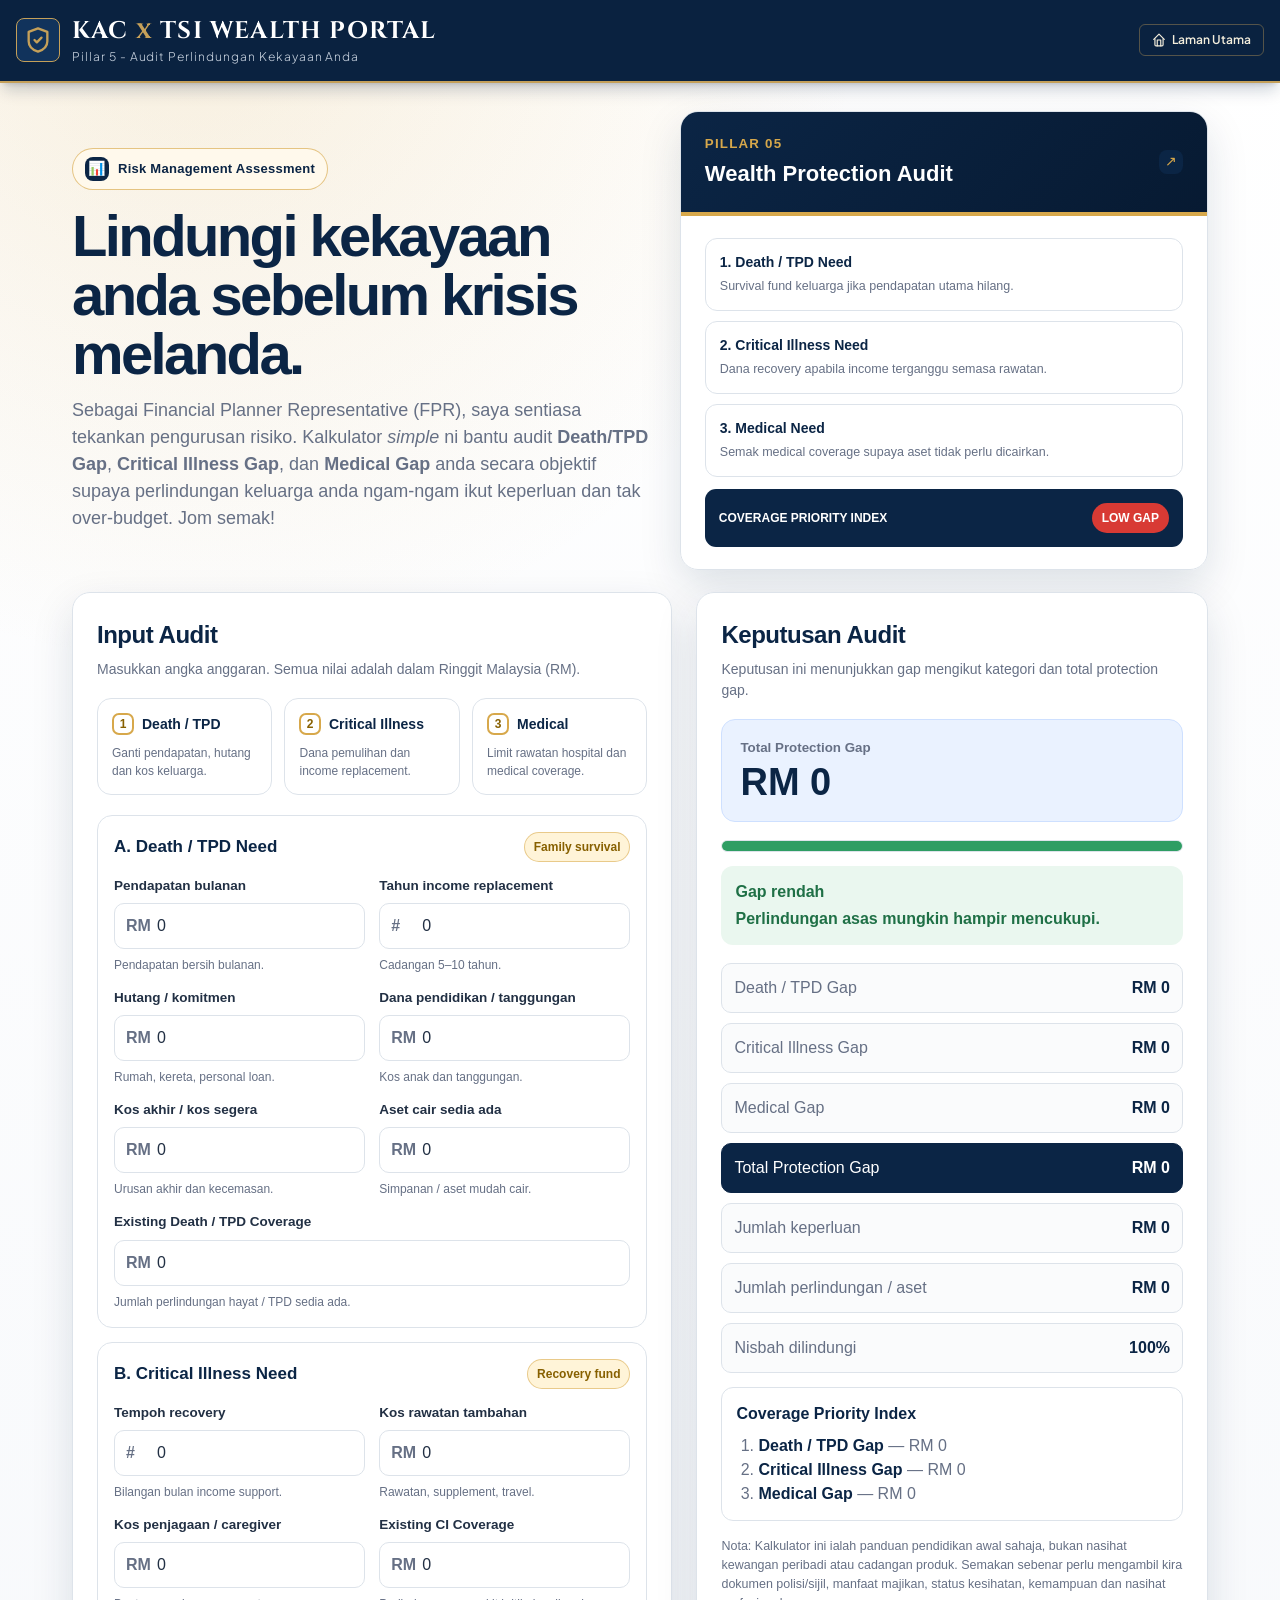
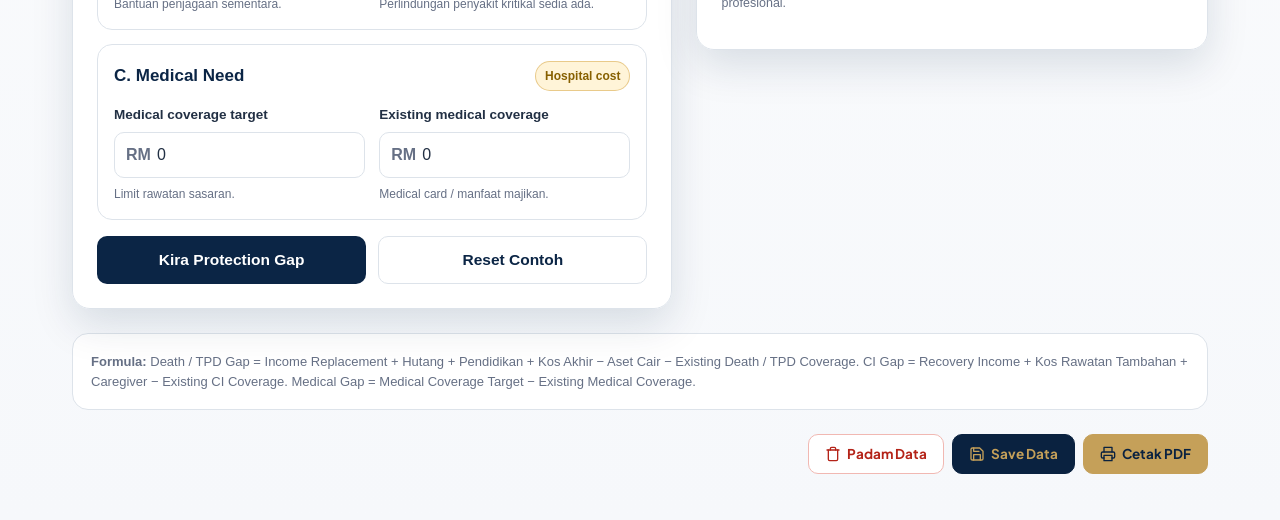
<file: Module/wealth-protect.html>
<!doctype html>
<html lang="ms">


<head>
  <meta charset="utf-8" />
  <meta name="viewport" content="width=device-width, initial-scale=1" />
  <title>Wealth Protection Audit Calculator</title>

  <link rel="preconnect" href="https://fonts.googleapis.com">
  <link rel="preconnect" href="https://fonts.gstatic.com" crossorigin>
  <link href="https://fonts.googleapis.com/css2?family=Cinzel:wght@500;600;700;800&family=Plus+Jakarta+Sans:wght@300;400;500;600;700&display=swap" rel="stylesheet">

  <style>
    :root {
      --navy: #0B2545;
      --navy-2: #071A32;
      --gold: #D7A84B;
      --gold-soft: #FFF4D8;

      --text: #223044;
      --muted: #667085;
      --bg: #F6F8FB;
      --card: #FFFFFF;
      --line: #DDE3EA;

      --blue: #2F80ED;
      --blue-soft: #EAF2FF;

      --green: #2E9D63;
      --green-soft: #EAF7EF;

      --yellow: #D6A100;
      --yellow-soft: #FFF4CC;

      --red: #D83A34;
      --red-soft: #FDECEA;

      --shadow: 0 16px 42px rgba(11, 37, 69, 0.13);
    }

    * {
      box-sizing: border-box;
    }

    html {
      scroll-behavior: smooth;
    }

    body {
      margin: 0;
      font-family: -apple-system, BlinkMacSystemFont, "Segoe UI", Arial, sans-serif;
      background:
        radial-gradient(circle at 15% 0%, rgba(215, 168, 75, 0.18), transparent 28%),
        linear-gradient(180deg, #FFFFFF 0%, var(--bg) 100%);
      color: var(--text);
      line-height: 1.5;
    }

    /* KAC x TSI Wealth Portal header */
    .portal-header {
      position: sticky;
      top: 0;
      z-index: 50;
      color: #FFFFFF;
      background: #0A2240;
      border-bottom: 2px solid #C5A059;
      box-shadow: 0 10px 15px -3px rgba(10, 34, 64, 0.2), 0 4px 6px -4px rgba(10, 34, 64, 0.2);
    }

    .portal-header-inner {
      max-width: 1280px;
      margin: 0 auto;
      padding: 16px;
      display: flex;
      align-items: center;
      justify-content: space-between;
      gap: 12px;
    }

    .portal-brand {
      display: flex;
      align-items: center;
      gap: 12px;
      min-width: 0;
    }

    .portal-icon {
      width: 44px;
      height: 44px;
      flex: 0 0 44px;
      display: grid;
      place-items: center;
      background: #11335C;
      border: 1px solid #C5A059;
      border-radius: 8px;
      color: #C5A059;
    }

    .portal-title {
      margin: 0;
      color: #FFFFFF;
      font-family: 'Cinzel', serif;
      font-size: 24px;
      line-height: 1.25;
      font-weight: 700;
      letter-spacing: 0.05em;
    }

    .portal-title span { color: #C5A059; }

    .portal-subtitle {
      margin: 3px 0 0;
      color: #CBD5E1;
      font-family: 'Plus Jakarta Sans', sans-serif;
      font-size: 12px;
      line-height: 1.3;
      font-weight: 300;
      letter-spacing: 0.08em;
    }

    .portal-reset {
      display: inline-flex;
      align-items: center;
      gap: 6px;
      padding: 6px 12px;
      border: 1px solid rgba(197, 160, 89, 0.4);
      border-radius: 6px;
      background: transparent;
      color: #F4EEDC;
      font-family: 'Plus Jakarta Sans', sans-serif;
      font-size: 12px;
      font-weight: 600;
      text-decoration: none;
      cursor: pointer;
      transition: background-color 0.2s ease;
    }

    .portal-reset:hover { background: #1A4475; }

    @media (max-width: 640px) {
      .portal-header-inner { flex-direction: column; }
      .portal-title { font-size: 19px; }
      .portal-subtitle { font-size: 11px; }
    }

    .wrap {
      max-width: 1180px;
      margin: auto;
      padding: 28px 22px 46px;
    }

    /* HERO */

    .hero {
      display: grid;
      grid-template-columns: 1.05fr 0.95fr;
      gap: 24px;
      align-items: center;
      margin-bottom: 22px;
    }

    .badge {
      display: inline-flex;
      align-items: center;
      gap: 9px;
      border: 1px solid rgba(215, 168, 75, 0.65);
      background: #FFF9EC;
      color: var(--navy);
      border-radius: 999px;
      padding: 8px 12px;
      font-size: 13px;
      font-weight: 800;
      letter-spacing: 0.02em;
    }

    .badge-icon {
      width: 24px;
      height: 24px;
      display: grid;
      place-items: center;
      border-radius: 8px;
      background: var(--navy);
      color: var(--gold);
      font-size: 14px;
    }

    h1 {
      font-size: clamp(34px, 5vw, 58px);
      line-height: 1.02;
      letter-spacing: -0.045em;
      margin: 16px 0 14px;
      color: var(--navy);
    }

    .lead {
      font-size: 18px;
      color: var(--muted);
      max-width: 700px;
      margin: 0;
    }

    .hero-card,
    .panel,
    .result,
    .need-card {
      background: rgba(255, 255, 255, 0.94);
      border: 1px solid var(--line);
      border-radius: 18px;
      box-shadow: var(--shadow);
      backdrop-filter: blur(8px);
    }

    .hero-card {
      overflow: hidden;
    }

    .hero-top {
      background: linear-gradient(135deg, var(--navy), var(--navy-2));
      color: #FFFFFF;
      padding: 22px 24px;
      border-bottom: 4px solid var(--gold);
      display: flex;
      justify-content: space-between;
      gap: 16px;
      align-items: center;
    }

    .hero-top small {
      display: block;
      color: var(--gold);
      font-weight: 900;
      letter-spacing: 0.09em;
    }

    .hero-top h2 {
      margin: 3px 0 0;
      font-size: 22px;
    }

    .hero-body {
      padding: 22px 24px;
    }

    .mini {
      border: 1px solid var(--line);
      border-radius: 12px;
      padding: 13px 14px;
      margin-bottom: 10px;
      background: #FFFFFF;
    }

    .mini b {
      display: block;
      color: var(--navy);
      font-size: 14px;
    }

    .mini span {
      font-size: 12.5px;
      color: var(--muted);
    }

    .priority {
      margin-top: 12px;
      background: var(--navy);
      color: #FFFFFF;
      border-radius: 11px;
      padding: 14px;
      display: flex;
      justify-content: space-between;
      align-items: center;
      gap: 10px;
      font-weight: 900;
      font-size: 12px;
    }

    .priority em {
      font-style: normal;
      background: var(--red);
      padding: 6px 10px;
      border-radius: 999px;
      white-space: nowrap;
    }

    /* LAYOUT */

    .grid {
      display: grid;
      grid-template-columns: 1.08fr 0.92fr;
      gap: 24px;
    }

    .panel,
    .result {
      padding: 24px;
    }

    .result {
      position: sticky;
      top: 18px;
      align-self: start;
    }

    h2.section {
      margin: 0 0 6px;
      font-size: 24px;
      color: var(--navy);
      letter-spacing: -0.02em;
    }

    .hint {
      margin: 0 0 18px;
      color: var(--muted);
      font-size: 14px;
    }

    /* NEED CARDS */

    .needs {
      display: grid;
      grid-template-columns: repeat(3, 1fr);
      gap: 12px;
      margin-bottom: 20px;
    }

    .need-card {
      box-shadow: none;
      padding: 14px;
      border-radius: 14px;
    }

    .need-top {
      display: flex;
      align-items: center;
      gap: 8px;
      margin-bottom: 9px;
    }

    .num {
      width: 22px;
      height: 22px;
      border: 2px solid var(--gold);
      border-radius: 7px;
      display: grid;
      place-items: center;
      color: #876000;
      font-size: 12px;
      font-weight: 900;
    }

    .need-card b {
      color: var(--navy);
      font-size: 14px;
    }

    .need-card p {
      margin: 0;
      color: var(--muted);
      font-size: 12px;
    }

    /* FORM */

    .group {
      border: 1px solid var(--line);
      border-radius: 15px;
      padding: 16px;
      margin-top: 14px;
      background: #FFFFFF;
    }

    .group-title {
      display: flex;
      align-items: center;
      justify-content: space-between;
      gap: 12px;
      margin-bottom: 14px;
    }

    .group-title h3 {
      margin: 0;
      color: var(--navy);
      font-size: 17px;
    }

    .tag {
      font-size: 12px;
      font-weight: 800;
      color: #876000;
      background: var(--gold-soft);
      border: 1px solid rgba(215, 168, 75, 0.55);
      border-radius: 999px;
      padding: 5px 9px;
      white-space: nowrap;
    }

    .form-grid {
      display: grid;
      grid-template-columns: 1fr 1fr;
      gap: 14px;
    }

    .field {
      display: flex;
      flex-direction: column;
      gap: 7px;
    }

    .field.full {
      grid-column: 1 / -1;
    }

    label {
      font-weight: 750;
      font-size: 13.5px;
    }

    .help {
      font-size: 12px;
      color: var(--muted);
    }

    .input-wrap {
      position: relative;
    }

    .prefix {
      position: absolute;
      left: 12px;
      top: 50%;
      transform: translateY(-50%);
      color: var(--muted);
      font-weight: 800;
    }

    input {
      width: 100%;
      height: 46px;
      border: 1px solid var(--line);
      border-radius: 10px;
      padding: 10px 12px 10px 42px;
      font-size: 16px;
      color: var(--text);
      background: #FFFFFF;
    }

    input:focus {
      outline: 3px solid var(--blue-soft);
      border-color: #7FB0F0;
    }

    .actions {
      display: grid;
      grid-template-columns: 1fr 1fr;
      gap: 12px;
      margin-top: 16px;
    }

    button {
      height: 48px;
      border-radius: 10px;
      font-weight: 850;
      font-size: 15.5px;
      cursor: pointer;
    }

    .primary {
      border: none;
      background: var(--navy);
      color: #FFFFFF;
    }

    .secondary {
      background: #FFFFFF;
      color: var(--navy);
      border: 1px solid var(--line);
    }

    button:focus {
      outline: 3px solid rgba(215, 168, 75, 0.4);
      outline-offset: 2px;
    }

    /* RESULT */

    .score {
      padding: 18px;
      border-radius: 14px;
      background: var(--blue-soft);
      border: 1px solid #CEE0FF;
      margin: 18px 0;
    }

    .score small {
      display: block;
      color: var(--muted);
      font-weight: 800;
    }

    .score strong {
      display: block;
      font-size: 38px;
      line-height: 1.1;
      margin-top: 4px;
      color: var(--navy);
    }

    .bar {
      height: 12px;
      background: #EEF1F4;
      border: 1px solid var(--line);
      border-radius: 999px;
      overflow: hidden;
    }

    .fill {
      height: 100%;
      width: 0%;
      background: var(--red);
      transition: 0.35s;
    }

    .status {
      padding: 14px;
      border-radius: 12px;
      margin-top: 14px;
      font-weight: 650;
    }

    .status strong {
      display: block;
      margin-bottom: 3px;
    }

    .status.green {
      background: var(--green-soft);
      color: #1F7046;
    }

    .status.yellow {
      background: var(--yellow-soft);
      color: #6F5400;
    }

    .status.red {
      background: var(--red-soft);
      color: #9D251F;
    }

    .rows {
      display: grid;
      gap: 10px;
      margin-top: 18px;
    }

    .row {
      display: flex;
      justify-content: space-between;
      gap: 12px;
      padding: 12px;
      border: 1px solid var(--line);
      border-radius: 10px;
      background: #FAFBFC;
    }

    .row span {
      color: var(--muted);
    }

    .row b {
      text-align: right;
      color: var(--navy);
    }

    .row.total {
      background: var(--navy);
      border-color: var(--navy);
    }

    .row.total span,
    .row.total b {
      color: #FFFFFF;
    }

    .priority-box {
      margin-top: 14px;
      border: 1px solid var(--line);
      border-radius: 12px;
      padding: 14px;
      background: #FFFFFF;
    }

    .priority-box b {
      color: var(--navy);
    }

    .priority-box ol {
      margin: 8px 0 0;
      padding-left: 22px;
      color: var(--muted);
    }

    .note {
      font-size: 12.5px;
      color: var(--muted);
      margin-top: 16px;
    }

    .footer {
      margin-top: 24px;
      background: #FFFFFF;
      border: 1px solid var(--line);
      border-radius: 16px;
      padding: 18px;
      color: var(--muted);
      font-size: 13px;
    }

    /* RESPONSIVE */

    @media (max-width: 940px) {
      .hero,
      .grid {
        grid-template-columns: 1fr;
      }

      .result {
        position: static;
      }

      .needs {
        grid-template-columns: 1fr;
      }

      .hero-card {
        order: -1;
      }
    }

    @media (max-width: 620px) {
      .wrap {
        padding: 20px 14px 36px;
      }

      .form-grid,
      .actions {
        grid-template-columns: 1fr;
      }

      .panel,
      .result {
        padding: 18px;
      }

      .hero-top,
      .hero-body {
        padding: 18px;
      }

      h1 {
        font-size: 38px;
      }

      .score strong {
        font-size: 32px;
      }
    }
  </style>
</head>



<body>
  <header class="portal-header">
    <div class="portal-header-inner">
      <div class="portal-brand">
        <div class="portal-icon" aria-hidden="true">
          <svg width="28" height="28" viewBox="0 0 24 24" fill="none" stroke="currentColor" stroke-width="2" stroke-linecap="round" stroke-linejoin="round">
            <path d="M20 13c0 5-3.5 7.5-8 9-4.5-1.5-8-4-8-9V5l8-3 8 3v8Z"></path>
            <path d="m9 12 2 2 4-4"></path>
          </svg>
        </div>
        <div>
          <h1 class="portal-title">KAC <span>x</span> TSI WEALTH PORTAL</h1>
          <p class="portal-subtitle">Pillar 5 - Audit Perlindungan Kekayaan Anda</p>
        </div>
      </div>

      <a class="portal-reset" href="/index.html">
        <svg width="14" height="14" viewBox="0 0 24 24" fill="none" stroke="currentColor" stroke-width="2" stroke-linecap="round" stroke-linejoin="round" aria-hidden="true">
          <path d="m3 11 9-9 9 9"></path>
          <path d="M5 10v10a2 2 0 0 0 2 2h10a2 2 0 0 0 2-2V10"></path>
          <path d="M9 22V12h6v10"></path>
        </svg>
        <span>Laman Utama</span>
      </a>
    </div>
  </header>

  <main class="wrap">

    <!-- HERO SECTION -->
    <section class="hero">
      <div>
        <div class="badge">
          <span class="badge-icon">📊</span>
          Risk Management Assessment
        </div>

        <h1>Lindungi kekayaan anda sebelum krisis melanda.</h1>

        <p class="lead">
          Sebagai Financial Planner Representative (FPR), saya sentiasa tekankan pengurusan risiko. Kalkulator <i>simple</i> ni bantu audit <b>Death/TPD Gap</b>, <b>Critical Illness Gap</b>, dan <b>Medical Gap</b> anda secara objektif supaya perlindungan keluarga anda ngam-ngam ikut keperluan dan tak over-budget. Jom semak!
        </p>
      </div>

      <aside class="hero-card" aria-label="Ringkasan aplikasi">
        <div class="hero-top">
          <div>
            <small>PILLAR 05</small>
            <h2>Wealth Protection Audit</h2>
          </div>

          <div class="badge-icon">↗</div>
        </div>

        <div class="hero-body">
          <div class="mini">
            <b>1. Death / TPD Need</b>
            <span>Survival fund keluarga jika pendapatan utama hilang.</span>
          </div>

          <div class="mini">
            <b>2. Critical Illness Need</b>
            <span>Dana recovery apabila income terganggu semasa rawatan.</span>
          </div>

          <div class="mini">
            <b>3. Medical Need</b>
            <span>Semak medical coverage supaya aset tidak perlu dicairkan.</span>
          </div>

          <div class="priority">
            <span>COVERAGE PRIORITY INDEX</span>
            <em id="heroPriority">AUDIT NOW</em>
          </div>
        </div>
      </aside>
    </section>

    <!-- MAIN CALCULATOR SECTION -->
    <section class="grid">

      <!-- INPUT FORM -->
      <form class="panel" id="calcForm">
        <h2 class="section">Input Audit</h2>

        <p class="hint">
          Masukkan angka anggaran. Semua nilai adalah dalam Ringgit Malaysia (RM).
        </p>

        <!-- 3 NEED SUMMARY -->
        <div class="needs">
          <div class="need-card">
            <div class="need-top">
              <span class="num">1</span>
              <b>Death / TPD</b>
            </div>
            <p>Ganti pendapatan, hutang dan kos keluarga.</p>
          </div>

          <div class="need-card">
            <div class="need-top">
              <span class="num">2</span>
              <b>Critical Illness</b>
            </div>
            <p>Dana pemulihan dan income replacement.</p>
          </div>

          <div class="need-card">
            <div class="need-top">
              <span class="num">3</span>
              <b>Medical</b>
            </div>
            <p>Limit rawatan hospital dan medical coverage.</p>
          </div>
        </div>

        <!-- A. DEATH / TPD NEED -->
        <div class="group">
          <div class="group-title">
            <h3>A. Death / TPD Need</h3>
            <span class="tag">Family survival</span>
          </div>

          <div class="form-grid">
            <div class="field">
              <label for="income">Pendapatan bulanan</label>
              <div class="input-wrap">
                <span class="prefix">RM</span>
                <input id="income" type="number" min="0" value="0" />
              </div>
              <span class="help">Pendapatan bersih bulanan.</span>
            </div>

            <div class="field">
              <label for="years">Tahun income replacement</label>
              <div class="input-wrap">
                <span class="prefix">#</span>
                <input id="years" type="number" min="1" max="30" value="0" />
              </div>
              <span class="help">Cadangan 5–10 tahun.</span>
            </div>

            <div class="field">
              <label for="debt">Hutang / komitmen</label>
              <div class="input-wrap">
                <span class="prefix">RM</span>
                <input id="debt" type="number" min="0" value="0" />
              </div>
              <span class="help">Rumah, kereta, personal loan.</span>
            </div>

            <div class="field">
              <label for="education">Dana pendidikan / tanggungan</label>
              <div class="input-wrap">
                <span class="prefix">RM</span>
                <input id="education" type="number" min="0" value="0" />
              </div>
              <span class="help">Kos anak dan tanggungan.</span>
            </div>

            <div class="field">
              <label for="finalCost">Kos akhir / kos segera</label>
              <div class="input-wrap">
                <span class="prefix">RM</span>
                <input id="finalCost" type="number" min="0" value="0" />
              </div>
              <span class="help">Urusan akhir dan kecemasan.</span>
            </div>

            <div class="field">
              <label for="assets">Aset cair sedia ada</label>
              <div class="input-wrap">
                <span class="prefix">RM</span>
                <input id="assets" type="number" min="0" value="0" />
              </div>
              <span class="help">Simpanan / aset mudah cair.</span>
            </div>

            <div class="field full">
              <label for="dtpdCoverage">Existing Death / TPD Coverage</label>
              <div class="input-wrap">
                <span class="prefix">RM</span>
                <input id="dtpdCoverage" type="number" min="0" value="0" />
              </div>
              <span class="help">
                Jumlah perlindungan hayat / TPD sedia ada.
              </span>
            </div>
          </div>
        </div>

        <!-- B. CRITICAL ILLNESS NEED -->
        <div class="group">
          <div class="group-title">
            <h3>B. Critical Illness Need</h3>
            <span class="tag">Recovery fund</span>
          </div>

          <div class="form-grid">
            <div class="field">
              <label for="ciMonths">Tempoh recovery</label>
              <div class="input-wrap">
                <span class="prefix">#</span>
                <input id="ciMonths" type="number" min="0" value="0" />
              </div>
              <span class="help">Bilangan bulan income support.</span>
            </div>

            <div class="field">
              <label for="ciTreatment">Kos rawatan tambahan</label>
              <div class="input-wrap">
                <span class="prefix">RM</span>
                <input id="ciTreatment" type="number" min="0" value="0" />
              </div>
              <span class="help">Rawatan, supplement, travel.</span>
            </div>

            <div class="field">
              <label for="caregiver">Kos penjagaan / caregiver</label>
              <div class="input-wrap">
                <span class="prefix">RM</span>
                <input id="caregiver" type="number" min="0" value="0" />
              </div>
              <span class="help">Bantuan penjagaan sementara.</span>
            </div>

            <div class="field">
              <label for="ciCoverage">Existing CI Coverage</label>
              <div class="input-wrap">
                <span class="prefix">RM</span>
                <input id="ciCoverage" type="number" min="0" value="0" />
              </div>
              <span class="help">
                Perlindungan penyakit kritikal sedia ada.
              </span>
            </div>
          </div>
        </div>

        <!-- C. MEDICAL NEED -->
        <div class="group">
          <div class="group-title">
            <h3>C. Medical Need</h3>
            <span class="tag">Hospital cost</span>
          </div>

          <div class="form-grid">
            <div class="field">
              <label for="medicalTarget">Medical coverage target</label>
              <div class="input-wrap">
                <span class="prefix">RM</span>
                <input id="medicalTarget" type="number" min="0" value="0" />
              </div>
              <span class="help">Limit rawatan sasaran.</span>
            </div>

            <div class="field">
              <label for="medicalCoverage">Existing medical coverage</label>
              <div class="input-wrap">
                <span class="prefix">RM</span>
                <input id="medicalCoverage" type="number" min="0" value="0" />
              </div>
              <span class="help">Medical card / manfaat majikan.</span>
            </div>
          </div>
        </div>

        <!-- ACTION BUTTONS -->
        <div class="actions">
          <button class="primary" type="submit">
            Kira Protection Gap
          </button>

          <button class="secondary" type="button" id="resetBtn">
            Reset Contoh
          </button>
        </div>
      </form>

      <!-- RESULT PANEL -->
      <aside class="result" aria-live="polite">
        <h2 class="section">Keputusan Audit</h2>

        <p class="hint">
          Keputusan ini menunjukkan gap mengikut kategori dan total protection gap.
        </p>

        <div class="score">
          <small>Total Protection Gap</small>
          <strong id="totalGap">RM0</strong>
        </div>

        <div class="bar" aria-hidden="true">
          <div class="fill" id="fill"></div>
        </div>

        <div id="status" class="status red">
          <strong>Gap tinggi</strong>
          Perlu susun tindakan secara berperingkat.
        </div>

        <div class="rows">
          <div class="row">
            <span>Death / TPD Gap</span>
            <b id="dtpdGap">RM0</b>
          </div>

          <div class="row">
            <span>Critical Illness Gap</span>
            <b id="ciGap">RM0</b>
          </div>

          <div class="row">
            <span>Medical Gap</span>
            <b id="medicalGap">RM0</b>
          </div>

          <div class="row total">
            <span>Total Protection Gap</span>
            <b id="totalGapRow">RM0</b>
          </div>

          <div class="row">
            <span>Jumlah keperluan</span>
            <b id="totalNeed">RM0</b>
          </div>

          <div class="row">
            <span>Jumlah perlindungan / aset</span>
            <b id="totalAvailable">RM0</b>
          </div>

          <div class="row">
            <span>Nisbah dilindungi</span>
            <b id="ratio">0%</b>
          </div>
        </div>

        <div class="priority-box">
          <b>Coverage Priority Index</b>
          <ol id="priorityList">
            <li>Masukkan angka untuk audit.</li>
          </ol>
        </div>

        <p class="note">
          Nota: Kalkulator ini ialah panduan pendidikan awal sahaja, bukan nasihat
          kewangan peribadi atau cadangan produk. Semakan sebenar perlu mengambil
          kira dokumen polisi/sijil, manfaat majikan, status kesihatan, kemampuan
          dan nasihat profesional.
        </p>
      </aside>
    </section>

    <!-- FORMULA FOOTER -->
    <div class="footer">
      <b>Formula:</b>
      Death / TPD Gap = Income Replacement + Hutang + Pendidikan + Kos Akhir
      − Aset Cair − Existing Death / TPD Coverage.
      CI Gap = Recovery Income + Kos Rawatan Tambahan + Caregiver − Existing CI Coverage.
      Medical Gap = Medical Coverage Target − Existing Medical Coverage.
    </div>

    <div data-tsi-toolbar></div>
  </main>

  <script src="tsi-workbook.js"></script>
  <script>
    const fmt = new Intl.NumberFormat("ms-MY", {
      style: "currency",
      currency: "MYR",
      maximumFractionDigits: 0
    });

    const ids = [
      "income",
      "years",
      "debt",
      "education",
      "finalCost",
      "assets",
      "dtpdCoverage",
      "ciMonths",
      "ciTreatment",
      "caregiver",
      "ciCoverage",
      "medicalTarget",
      "medicalCoverage"
    ];

    const defaults = {
      income: 5000,
      years: 10,
      debt: 150000,
      education: 80000,
      finalCost: 30000,
      assets: 40000,
      dtpdCoverage: 100000,
      ciMonths: 24,
      ciTreatment: 30000,
      caregiver: 20000,
      ciCoverage: 50000,
      medicalTarget: 1000000,
      medicalCoverage: 300000
    };

    const $ = (id) => document.getElementById(id);

    function val(id) {
      return Math.max(0, Number($(id).value || 0));
    }

    function calculate() {
      const incomeReplacement = val("income") * 12 * val("years");

      const dtpdNeed =
        incomeReplacement +
        val("debt") +
        val("education") +
        val("finalCost");

      const dtpdAvailable =
        val("assets") +
        val("dtpdCoverage");

      const dtpdGap = Math.max(0, dtpdNeed - dtpdAvailable);

      const ciNeed =
        val("income") * val("ciMonths") +
        val("ciTreatment") +
        val("caregiver");

      const ciGap = Math.max(0, ciNeed - val("ciCoverage"));

      const medicalNeed = val("medicalTarget");

      const medicalGap = Math.max(
        0,
        medicalNeed - val("medicalCoverage")
      );

      const totalGap =
        dtpdGap +
        ciGap +
        medicalGap;

      const totalNeed =
        dtpdNeed +
        ciNeed +
        medicalNeed;

      const totalAvailable =
        dtpdAvailable +
        val("ciCoverage") +
        val("medicalCoverage");

      const ratio =
        totalNeed > 0
          ? Math.min(100, Math.round((totalAvailable / totalNeed) * 100))
          : 100;

      $("dtpdGap").textContent = fmt.format(dtpdGap);
      $("ciGap").textContent = fmt.format(ciGap);
      $("medicalGap").textContent = fmt.format(medicalGap);
      $("totalGap").textContent = fmt.format(totalGap);
      $("totalGapRow").textContent = fmt.format(totalGap);
      $("totalNeed").textContent = fmt.format(totalNeed);
      $("totalAvailable").textContent = fmt.format(totalAvailable);
      $("ratio").textContent = ratio + "%";

      const fill = $("fill");
      fill.style.width = ratio + "%";

      const status = $("status");

      if (ratio >= 80) {
        fill.style.background = "var(--green)";
        status.className = "status green";
        status.innerHTML =
          "<strong>Gap rendah</strong>Perlindungan asas mungkin hampir mencukupi.";
      } else if (ratio >= 50) {
        fill.style.background = "var(--yellow)";
        status.className = "status yellow";
        status.innerHTML =
          "<strong>Gap sederhana</strong>Perlu semak semula keutamaan dan kemampuan.";
      } else {
        fill.style.background = "var(--red)";
        status.className = "status red";
        status.innerHTML =
          "<strong>Gap tinggi</strong>Perlu susun tindakan secara berperingkat.";
      }

      const priorities = [
        ["Death / TPD Gap", dtpdGap],
        ["Critical Illness Gap", ciGap],
        ["Medical Gap", medicalGap]
      ].sort((a, b) => b[1] - a[1]);

      $("priorityList").innerHTML = priorities
        .map(([name, amount]) => `<li><b>${name}</b> — ${fmt.format(amount)}</li>`)
        .join("");

      $("heroPriority").textContent =
        priorities[0][1] > 0
          ? priorities[0][0].replace(" Gap", "").toUpperCase()
          : "LOW GAP";
    }

    $("calcForm").addEventListener("submit", function (event) {
      event.preventDefault();
      calculate();
    });

    ids.forEach(function (id) {
      $(id).addEventListener("input", calculate);
    });

    function resetPortal() {
      Object.entries(defaults).forEach(function ([key, value]) {
        $(key).value = value;
      });

      calculate();
    }

    $("resetBtn").addEventListener("click", resetPortal);

    calculate();

    TSIWorkbook.initPage({
      id: "wealth-protection",
      title: "Wealth Protection",
      root: $("calcForm")
    });
  </script>
</body>
</html>
</file>
